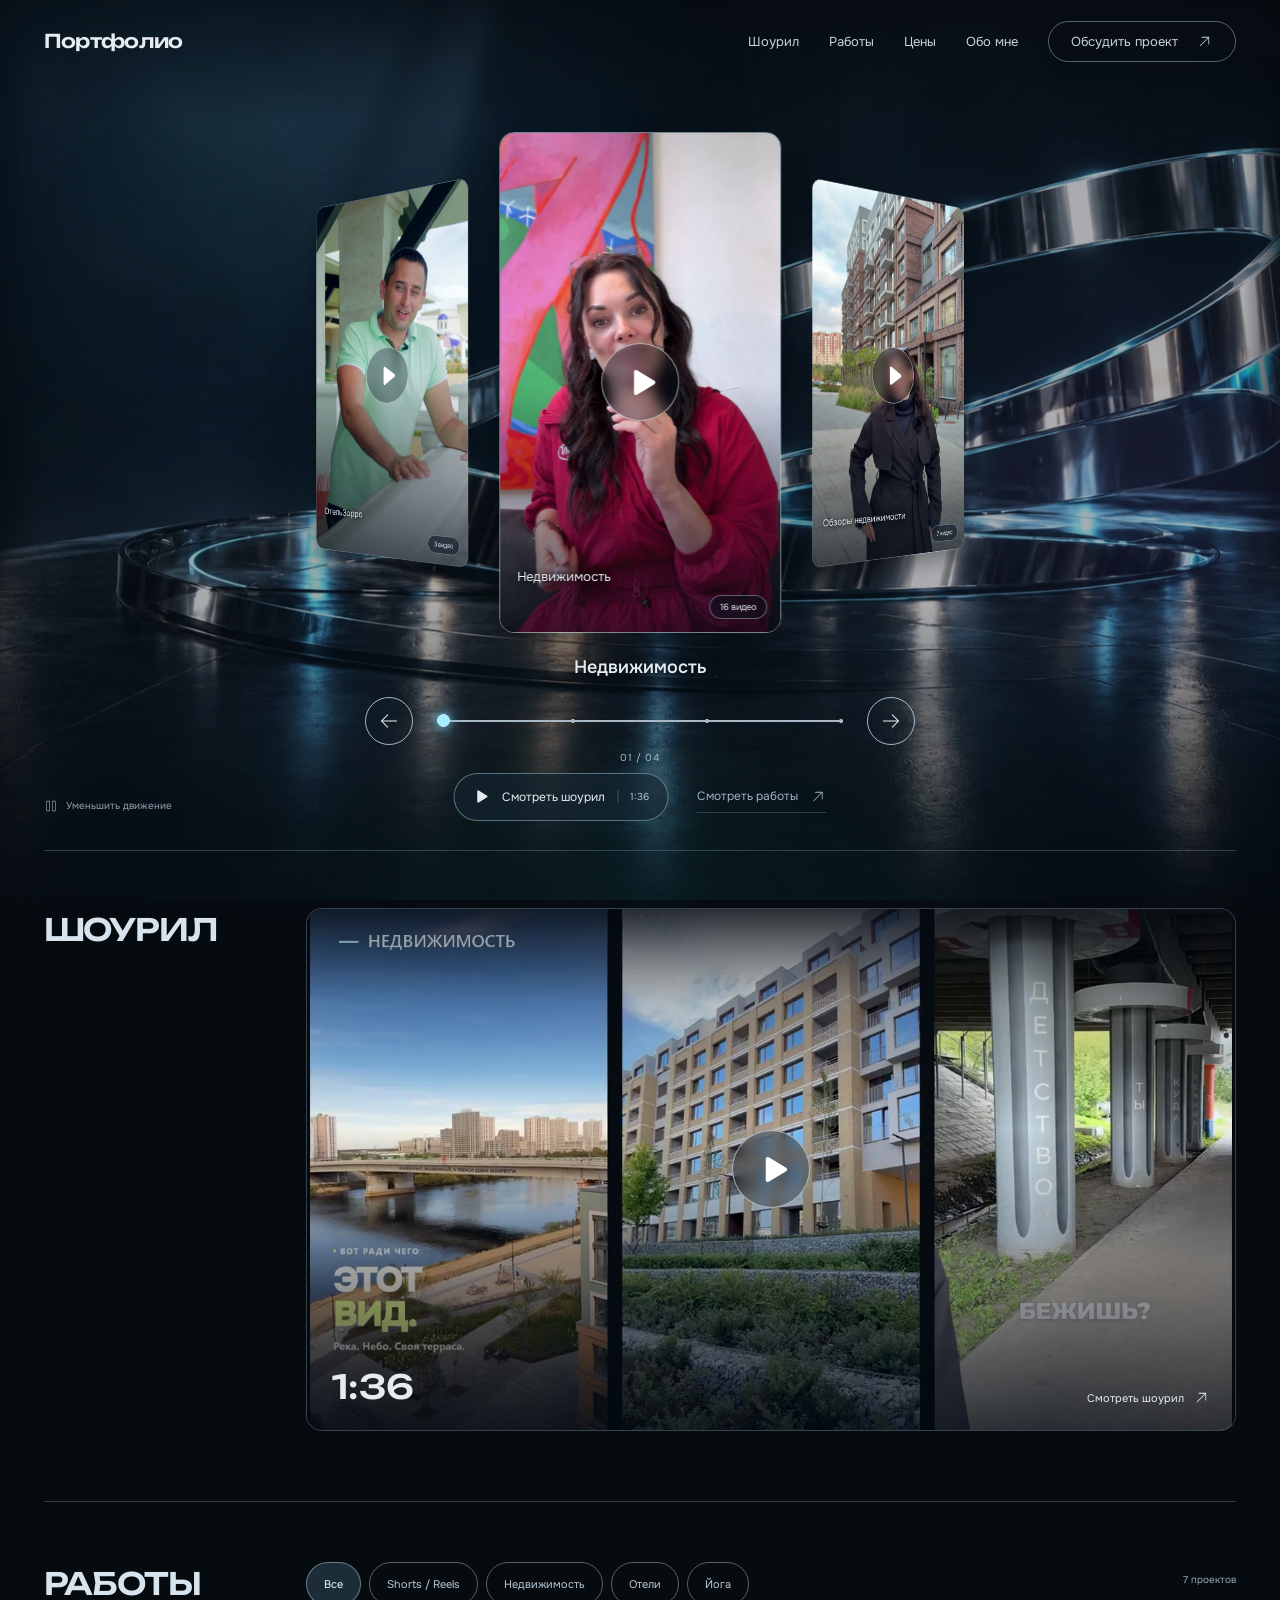
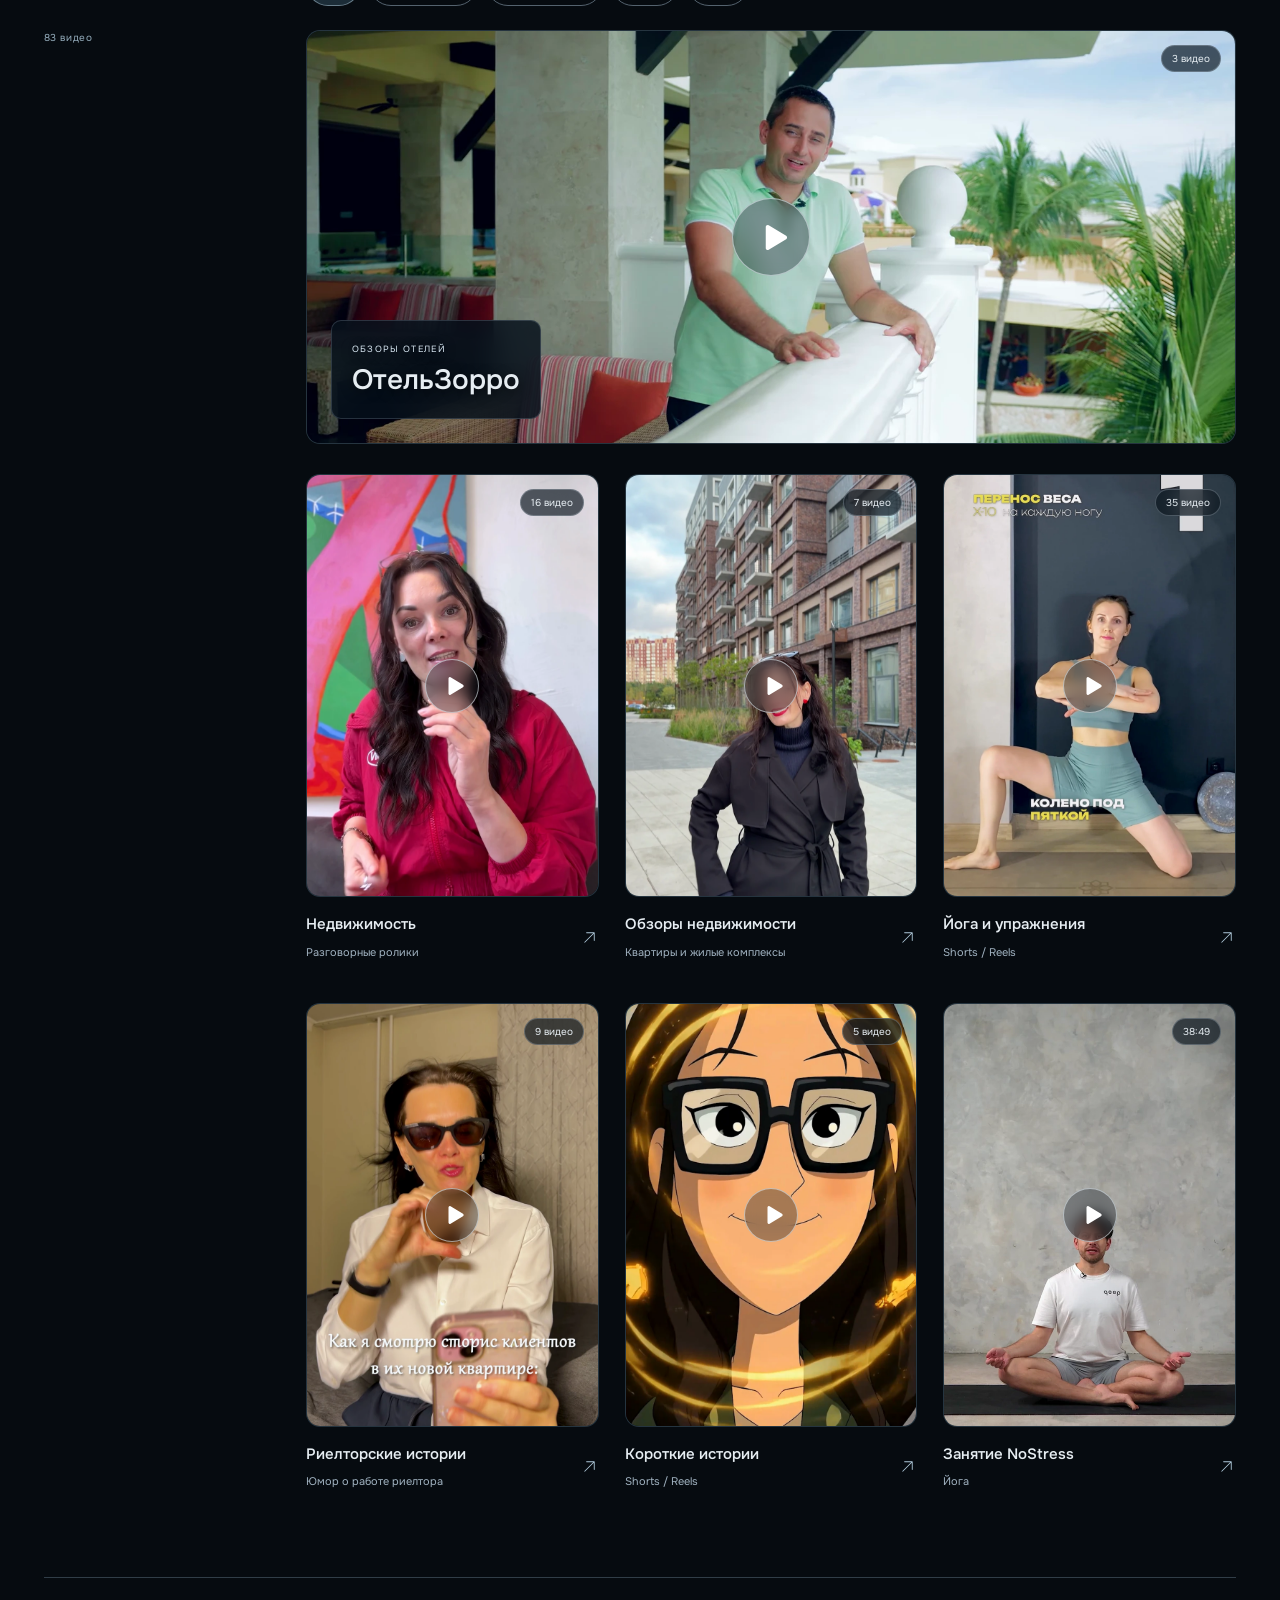
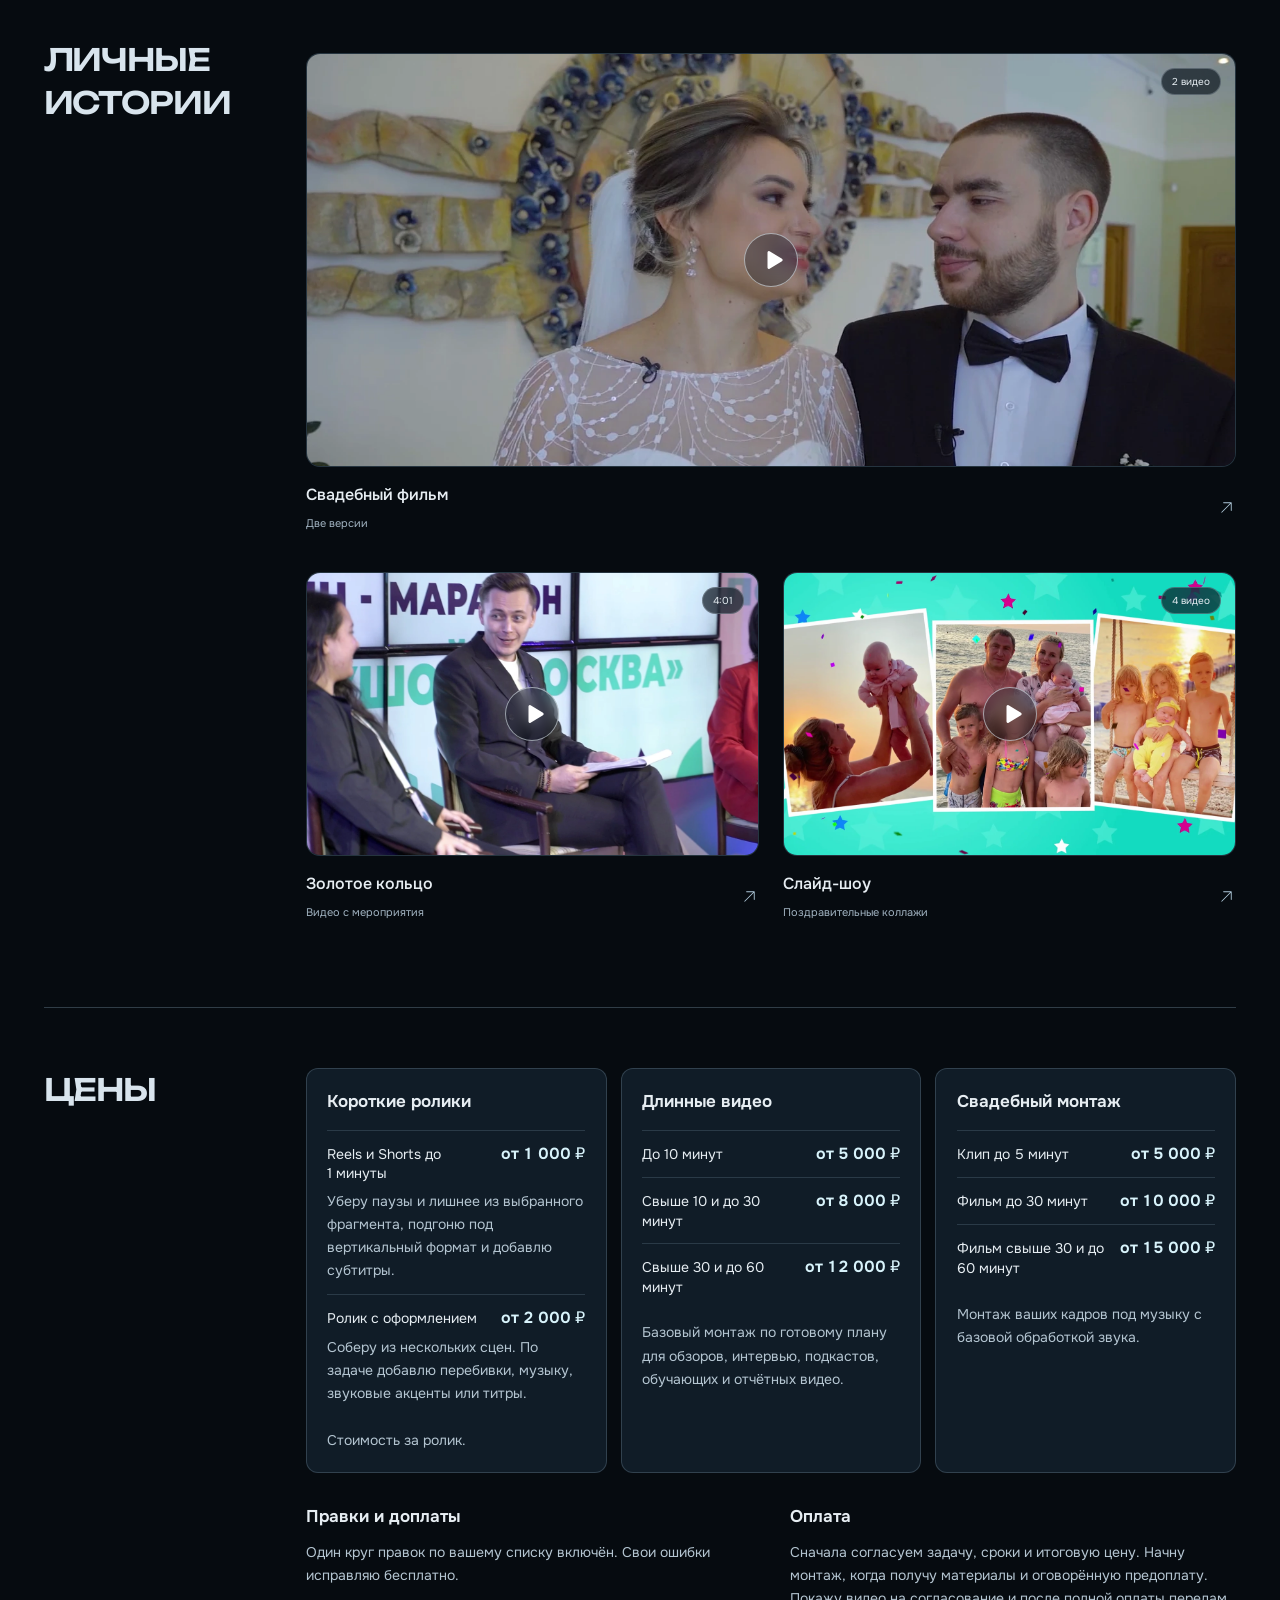
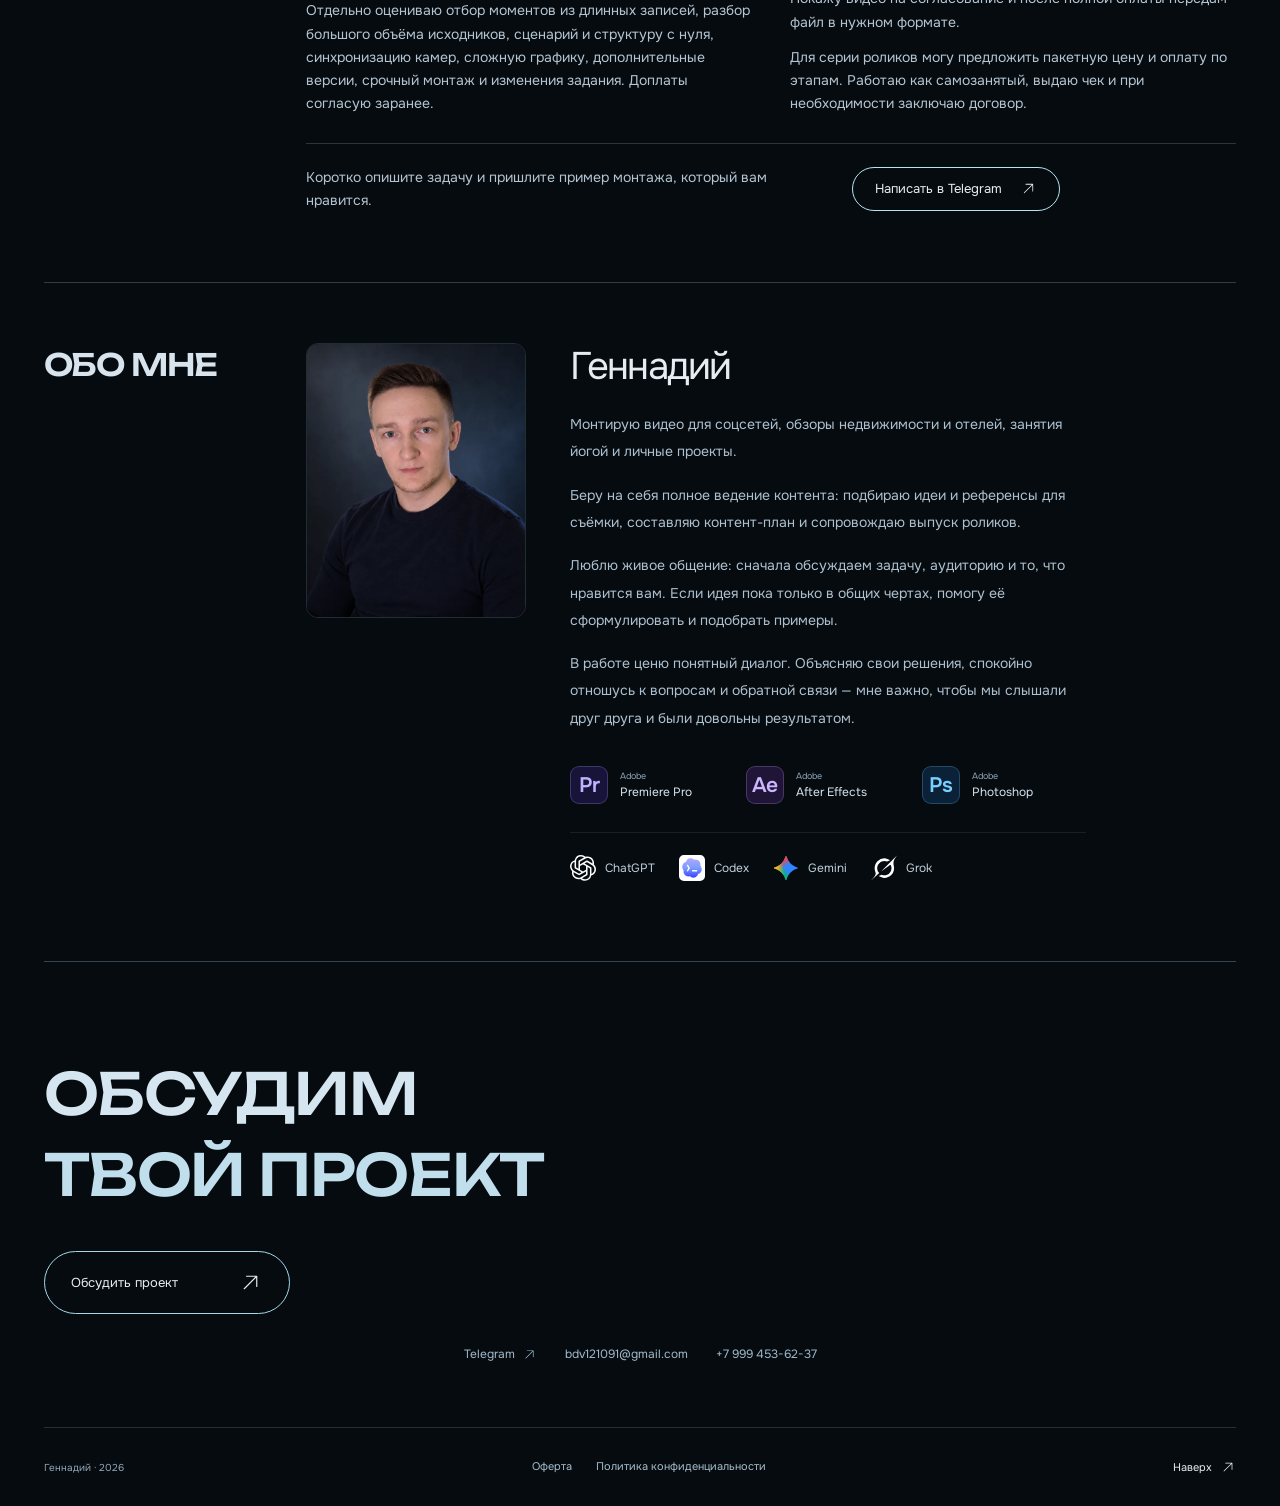
<file: index.html>
<!doctype html>
<html lang="ru">
  <head>
    <meta charset="utf-8">
    <meta name="viewport" content="width=device-width, initial-scale=1">
    <meta name="description" content="Монтирую видео, подбираю идеи и референсы, составляю контент-план и помогаю с публикациями.">
    <meta name="theme-color" content="#060b10">
    <meta property="og:title" content="Геннадий — монтаж видео и ведение контента">
    <meta property="og:description" content="Монтирую видео, подбираю идеи и референсы, составляю контент-план и помогаю с публикациями.">
    <meta property="og:type" content="website">
    <meta property="og:image" content="https://portfolio.voxforma.ru/assets/images/gennady-preview-v2.jpg">
    <meta property="og:image:type" content="image/jpeg">
    <meta property="og:image:width" content="1200">
    <meta property="og:image:height" content="630">
    <meta property="og:image:alt" content="Маскот Геннадия">
    <meta property="og:locale" content="ru_RU">
    <title>Геннадий — монтаж видео и ведение контента</title>
    <link rel="icon" href="assets/favicon.svg" type="image/svg+xml">
    <link rel="preload" href="assets/fonts/unbounded-cyrillic.woff2" as="font" type="font/woff2" crossorigin>
    <link rel="preload" href="assets/fonts/onest-cyrillic.woff2" as="font" type="font/woff2" crossorigin>
    <link rel="stylesheet" href="base.css">
    <link rel="stylesheet" href="style.css?v=29">
    <script src="assets/runtime.js" defer></script>
    <script src="site-config.js?v=5" defer></script>
    <script src="catalog.js?v=16" defer></script>
    <script src="ambient.js?v=1" defer></script>
    <script src="app.js?v=24" defer></script>
  </head>
  <body>
    <div id="root"></div>
    <noscript><main class="noscript"><h1>Видеопортфолио</h1><p>Для просмотра интерактивного портфолио включи JavaScript.</p><p><a href="https://t.me/PetrovichArt01">Написать в Telegram</a> · <a href="mailto:bdv121091@gmail.com">bdv121091@gmail.com</a></p></main></noscript>
  </body>
</html>
</file>
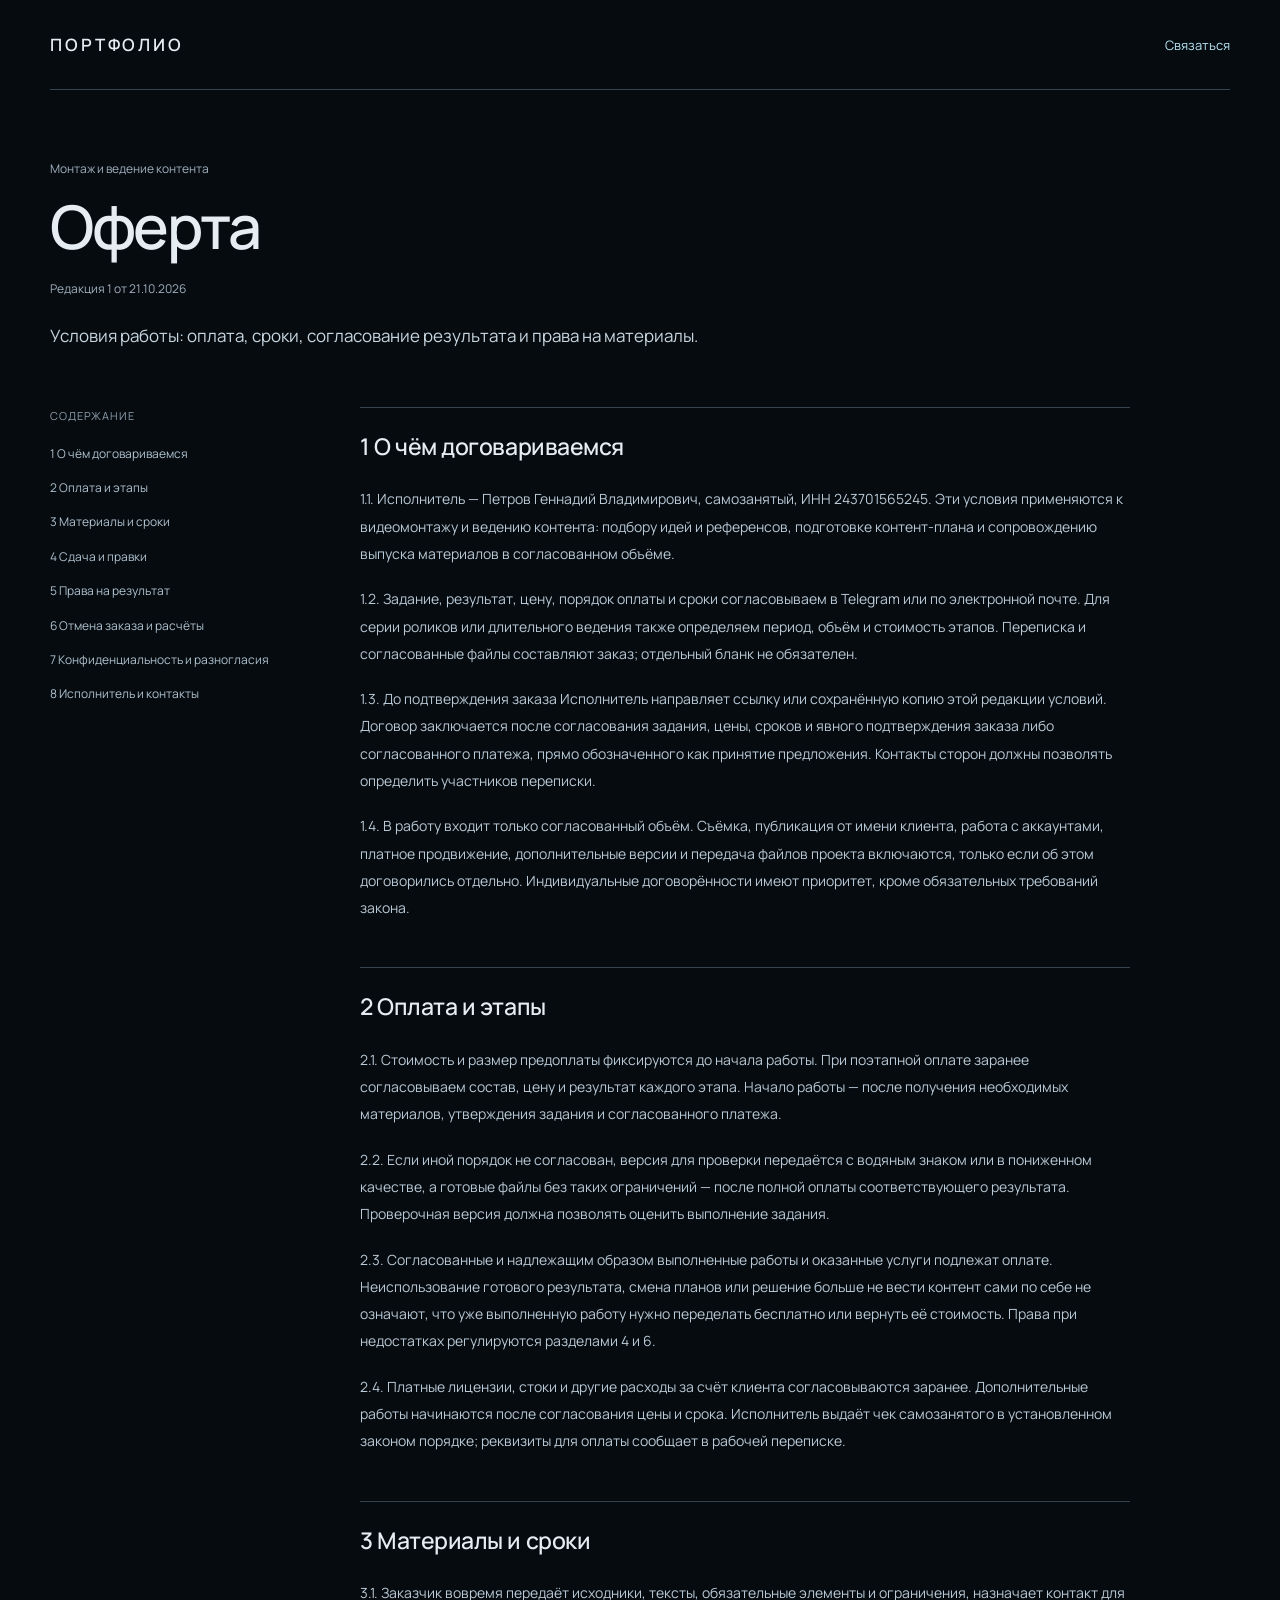
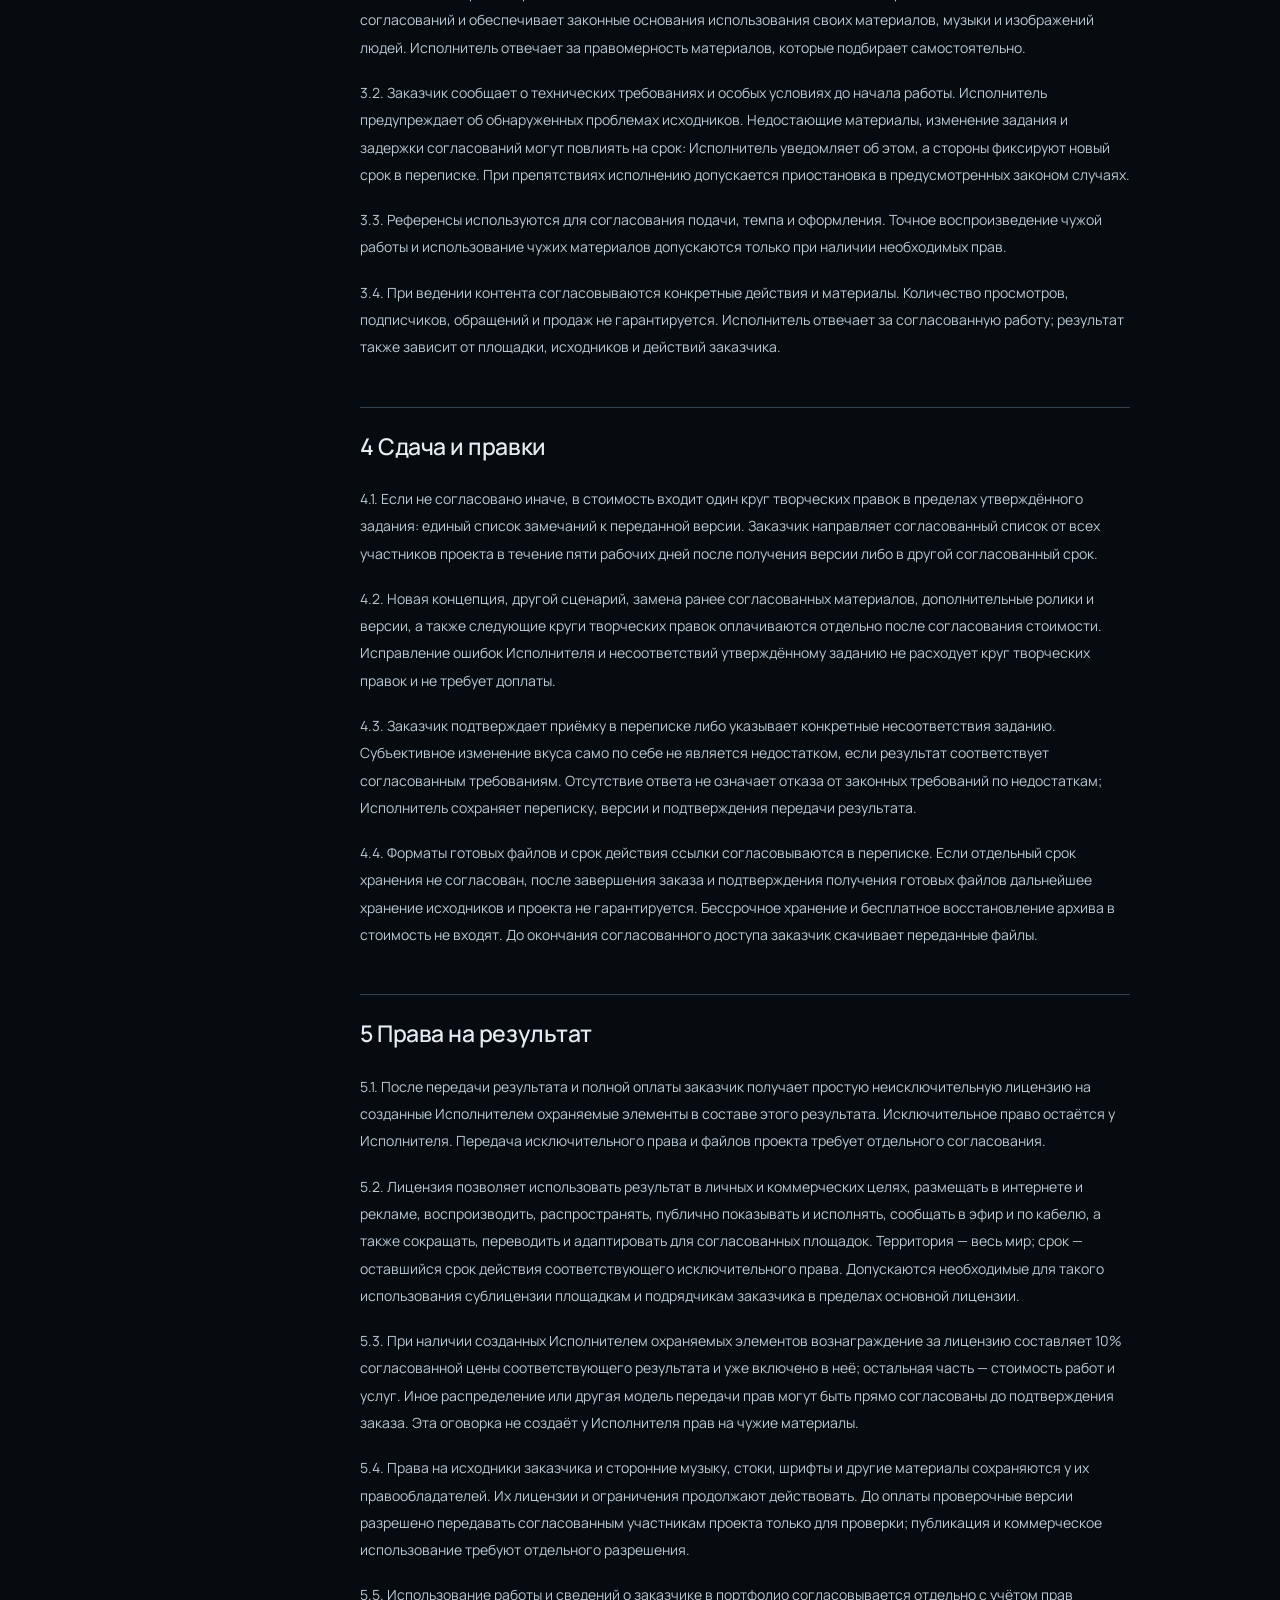
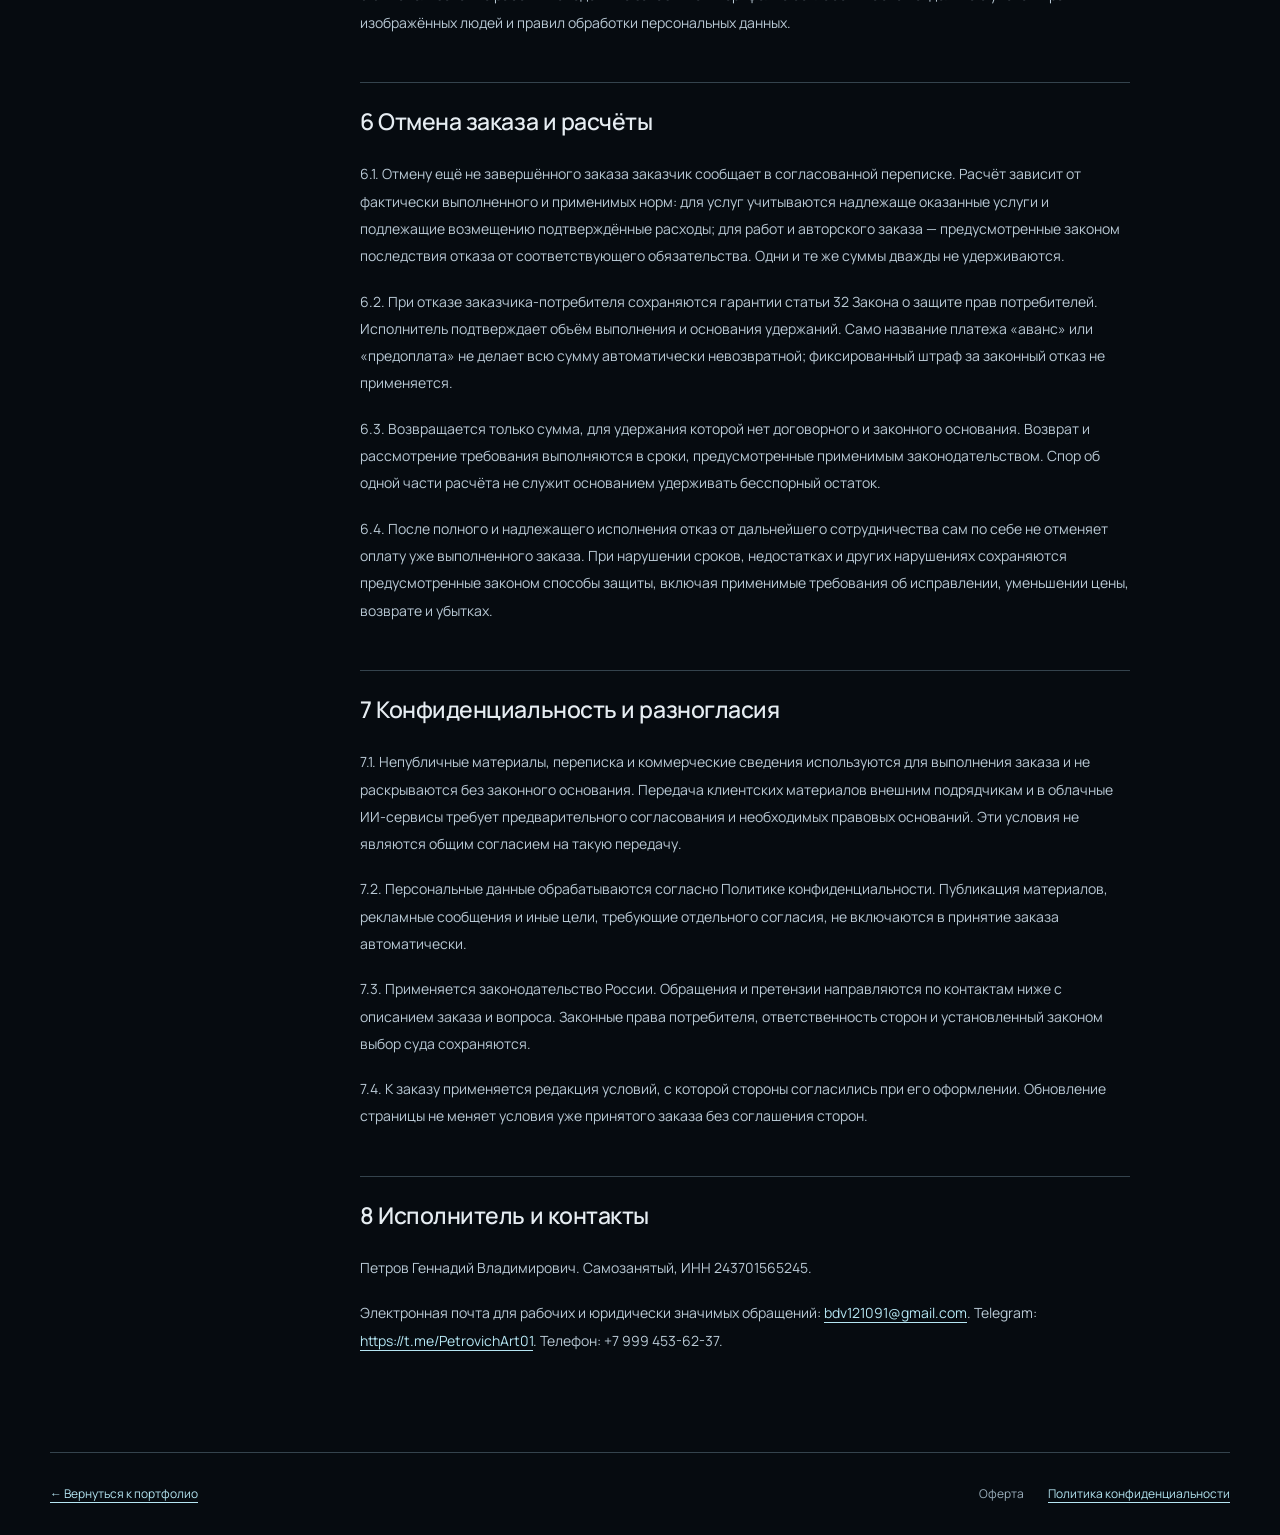
<file: offer.html>
<!doctype html>
<html lang="ru">
<head>
  <meta charset="utf-8">
  <meta name="viewport" content="width=device-width, initial-scale=1">
  <meta name="description" content="Монтаж и ведение контента">
  <meta name="theme-color" content="#060b10">
  
  <link rel="canonical" href="https://portfolio.voxforma.ru/offer.html">
  <link rel="icon" href="assets/favicon.svg" type="image/svg+xml">
  <link rel="stylesheet" href="legal.css?v=2">
  <title>Оферта — Портфолио</title>
</head>
<body class="offer-page" data-document-status="ready">
  <a class="skip-link" href="#document">К документу</a>
  <header class="legal-header">
    <a class="brand" href="./">Портфолио</a>
    <a href="./#contact">Связаться</a>
  </header>
  <main id="document">
    <div class="legal-intro">
      <p class="eyebrow">Монтаж и ведение контента</p>
      <h1>Оферта</h1>
      <p class="edition">Редакция 1 от <time datetime="2026-10-21">21.10.2026</time></p>
      <p class="lead">Условия работы: оплата, сроки, согласование результата и права на материалы.</p>
      
    </div>
    <div class="legal-layout">
      <nav class="legal-toc" aria-label="Разделы документа">
        <p>Содержание</p>
        <a href="#section-1">1 О чём договариваемся</a><a href="#section-2">2 Оплата и этапы</a><a href="#section-3">3 Материалы и сроки</a><a href="#section-4">4 Сдача и правки</a><a href="#section-5">5 Права на результат</a><a href="#section-6">6 Отмена заказа и расчёты</a><a href="#section-7">7 Конфиденциальность и разногласия</a><a href="#section-8">8 Исполнитель и контакты</a>
      </nav>
      <article class="legal-copy" aria-label="Оферта">
        <section id="section-1"><h2>1 О чём договариваемся</h2>
<p>1.1. Исполнитель — Петров Геннадий Владимирович, самозанятый, ИНН 243701565245. Эти условия применяются к видеомонтажу и ведению контента: подбору идей и референсов, подготовке контент-плана и сопровождению выпуска материалов в согласованном объёме.</p>
<p>1.2. Задание, результат, цену, порядок оплаты и сроки согласовываем в Telegram или по электронной почте. Для серии роликов или длительного ведения также определяем период, объём и стоимость этапов. Переписка и согласованные файлы составляют заказ; отдельный бланк не обязателен.</p>
<p>1.3. До подтверждения заказа Исполнитель направляет ссылку или сохранённую копию этой редакции условий. Договор заключается после согласования задания, цены, сроков и явного подтверждения заказа либо согласованного платежа, прямо обозначенного как принятие предложения. Контакты сторон должны позволять определить участников переписки.</p>
<p>1.4. В работу входит только согласованный объём. Съёмка, публикация от имени клиента, работа с аккаунтами, платное продвижение, дополнительные версии и передача файлов проекта включаются, только если об этом договорились отдельно. Индивидуальные договорённости имеют приоритет, кроме обязательных требований закона.</p></section><section id="section-2"><h2>2 Оплата и этапы</h2>
<p>2.1. Стоимость и размер предоплаты фиксируются до начала работы. При поэтапной оплате заранее согласовываем состав, цену и результат каждого этапа. Начало работы — после получения необходимых материалов, утверждения задания и согласованного платежа.</p>
<p>2.2. Если иной порядок не согласован, версия для проверки передаётся с водяным знаком или в пониженном качестве, а готовые файлы без таких ограничений — после полной оплаты соответствующего результата. Проверочная версия должна позволять оценить выполнение задания.</p>
<p>2.3. Согласованные и надлежащим образом выполненные работы и оказанные услуги подлежат оплате. Неиспользование готового результата, смена планов или решение больше не вести контент сами по себе не означают, что уже выполненную работу нужно переделать бесплатно или вернуть её стоимость. Права при недостатках регулируются разделами 4 и 6.</p>
<p>2.4. Платные лицензии, стоки и другие расходы за счёт клиента согласовываются заранее. Дополнительные работы начинаются после согласования цены и срока. Исполнитель выдаёт чек самозанятого в установленном законом порядке; реквизиты для оплаты сообщает в рабочей переписке.</p></section><section id="section-3"><h2>3 Материалы и сроки</h2>
<p>3.1. Заказчик вовремя передаёт исходники, тексты, обязательные элементы и ограничения, назначает контакт для согласований и обеспечивает законные основания использования своих материалов, музыки и изображений людей. Исполнитель отвечает за правомерность материалов, которые подбирает самостоятельно.</p>
<p>3.2. Заказчик сообщает о технических требованиях и особых условиях до начала работы. Исполнитель предупреждает об обнаруженных проблемах исходников. Недостающие материалы, изменение задания и задержки согласований могут повлиять на срок: Исполнитель уведомляет об этом, а стороны фиксируют новый срок в переписке. При препятствиях исполнению допускается приостановка в предусмотренных законом случаях.</p>
<p>3.3. Референсы используются для согласования подачи, темпа и оформления. Точное воспроизведение чужой работы и использование чужих материалов допускаются только при наличии необходимых прав.</p>
<p>3.4. При ведении контента согласовываются конкретные действия и материалы. Количество просмотров, подписчиков, обращений и продаж не гарантируется. Исполнитель отвечает за согласованную работу; результат также зависит от площадки, исходников и действий заказчика.</p></section><section id="section-4"><h2>4 Сдача и правки</h2>
<p>4.1. Если не согласовано иначе, в стоимость входит один круг творческих правок в пределах утверждённого задания: единый список замечаний к переданной версии. Заказчик направляет согласованный список от всех участников проекта в течение пяти рабочих дней после получения версии либо в другой согласованный срок.</p>
<p>4.2. Новая концепция, другой сценарий, замена ранее согласованных материалов, дополнительные ролики и версии, а также следующие круги творческих правок оплачиваются отдельно после согласования стоимости. Исправление ошибок Исполнителя и несоответствий утверждённому заданию не расходует круг творческих правок и не требует доплаты.</p>
<p>4.3. Заказчик подтверждает приёмку в переписке либо указывает конкретные несоответствия заданию. Субъективное изменение вкуса само по себе не является недостатком, если результат соответствует согласованным требованиям. Отсутствие ответа не означает отказа от законных требований по недостаткам; Исполнитель сохраняет переписку, версии и подтверждения передачи результата.</p>
<p>4.4. Форматы готовых файлов и срок действия ссылки согласовываются в переписке. Если отдельный срок хранения не согласован, после завершения заказа и подтверждения получения готовых файлов дальнейшее хранение исходников и проекта не гарантируется. Бессрочное хранение и бесплатное восстановление архива в стоимость не входят. До окончания согласованного доступа заказчик скачивает переданные файлы.</p></section><section id="section-5"><h2>5 Права на результат</h2>
<p>5.1. После передачи результата и полной оплаты заказчик получает простую неисключительную лицензию на созданные Исполнителем охраняемые элементы в составе этого результата. Исключительное право остаётся у Исполнителя. Передача исключительного права и файлов проекта требует отдельного согласования.</p>
<p>5.2. Лицензия позволяет использовать результат в личных и коммерческих целях, размещать в интернете и рекламе, воспроизводить, распространять, публично показывать и исполнять, сообщать в эфир и по кабелю, а также сокращать, переводить и адаптировать для согласованных площадок. Территория — весь мир; срок — оставшийся срок действия соответствующего исключительного права. Допускаются необходимые для такого использования сублицензии площадкам и подрядчикам заказчика в пределах основной лицензии.</p>
<p>5.3. При наличии созданных Исполнителем охраняемых элементов вознаграждение за лицензию составляет 10% согласованной цены соответствующего результата и уже включено в неё; остальная часть — стоимость работ и услуг. Иное распределение или другая модель передачи прав могут быть прямо согласованы до подтверждения заказа. Эта оговорка не создаёт у Исполнителя прав на чужие материалы.</p>
<p>5.4. Права на исходники заказчика и сторонние музыку, стоки, шрифты и другие материалы сохраняются у их правообладателей. Их лицензии и ограничения продолжают действовать. До оплаты проверочные версии разрешено передавать согласованным участникам проекта только для проверки; публикация и коммерческое использование требуют отдельного разрешения.</p>
<p>5.5. Использование работы и сведений о заказчике в портфолио согласовывается отдельно с учётом прав изображённых людей и правил обработки персональных данных.</p></section><section id="section-6"><h2>6 Отмена заказа и расчёты</h2>
<p>6.1. Отмену ещё не завершённого заказа заказчик сообщает в согласованной переписке. Расчёт зависит от фактически выполненного и применимых норм: для услуг учитываются надлежаще оказанные услуги и подлежащие возмещению подтверждённые расходы; для работ и авторского заказа — предусмотренные законом последствия отказа от соответствующего обязательства. Одни и те же суммы дважды не удерживаются.</p>
<p>6.2. При отказе заказчика-потребителя сохраняются гарантии статьи 32 Закона о защите прав потребителей. Исполнитель подтверждает объём выполнения и основания удержаний. Само название платежа «аванс» или «предоплата» не делает всю сумму автоматически невозвратной; фиксированный штраф за законный отказ не применяется.</p>
<p>6.3. Возвращается только сумма, для удержания которой нет договорного и законного основания. Возврат и рассмотрение требования выполняются в сроки, предусмотренные применимым законодательством. Спор об одной части расчёта не служит основанием удерживать бесспорный остаток.</p>
<p>6.4. После полного и надлежащего исполнения отказ от дальнейшего сотрудничества сам по себе не отменяет оплату уже выполненного заказа. При нарушении сроков, недостатках и других нарушениях сохраняются предусмотренные законом способы защиты, включая применимые требования об исправлении, уменьшении цены, возврате и убытках.</p></section><section id="section-7"><h2>7 Конфиденциальность и разногласия</h2>
<p>7.1. Непубличные материалы, переписка и коммерческие сведения используются для выполнения заказа и не раскрываются без законного основания. Передача клиентских материалов внешним подрядчикам и в облачные ИИ-сервисы требует предварительного согласования и необходимых правовых оснований. Эти условия не являются общим согласием на такую передачу.</p>
<p>7.2. Персональные данные обрабатываются согласно Политике конфиденциальности. Публикация материалов, рекламные сообщения и иные цели, требующие отдельного согласия, не включаются в принятие заказа автоматически.</p>
<p>7.3. Применяется законодательство России. Обращения и претензии направляются по контактам ниже с описанием заказа и вопроса. Законные права потребителя, ответственность сторон и установленный законом выбор суда сохраняются.</p>
<p>7.4. К заказу применяется редакция условий, с которой стороны согласились при его оформлении. Обновление страницы не меняет условия уже принятого заказа без соглашения сторон.</p></section><section id="section-8"><h2>8 Исполнитель и контакты</h2>
<p>Петров Геннадий Владимирович. Самозанятый, ИНН 243701565245.</p>
<p>Электронная почта для рабочих и юридически значимых обращений: <a href="mailto:bdv121091@gmail.com">bdv121091@gmail.com</a>. Telegram: <a href="https://t.me/PetrovichArt01">https://t.me/PetrovichArt01</a>. Телефон: +7 999 453-62-37.</p></section>
      </article>
    </div>
  </main>
  <footer class="legal-footer">
    <a href="./">← Вернуться к портфолио</a>
    <nav aria-label="Документы"><a href="offer.html" aria-current="page">Оферта</a>
    <a href="privacy.html">Политика конфиденциальности</a></nav>
  </footer>
</body>
</html>
</file>
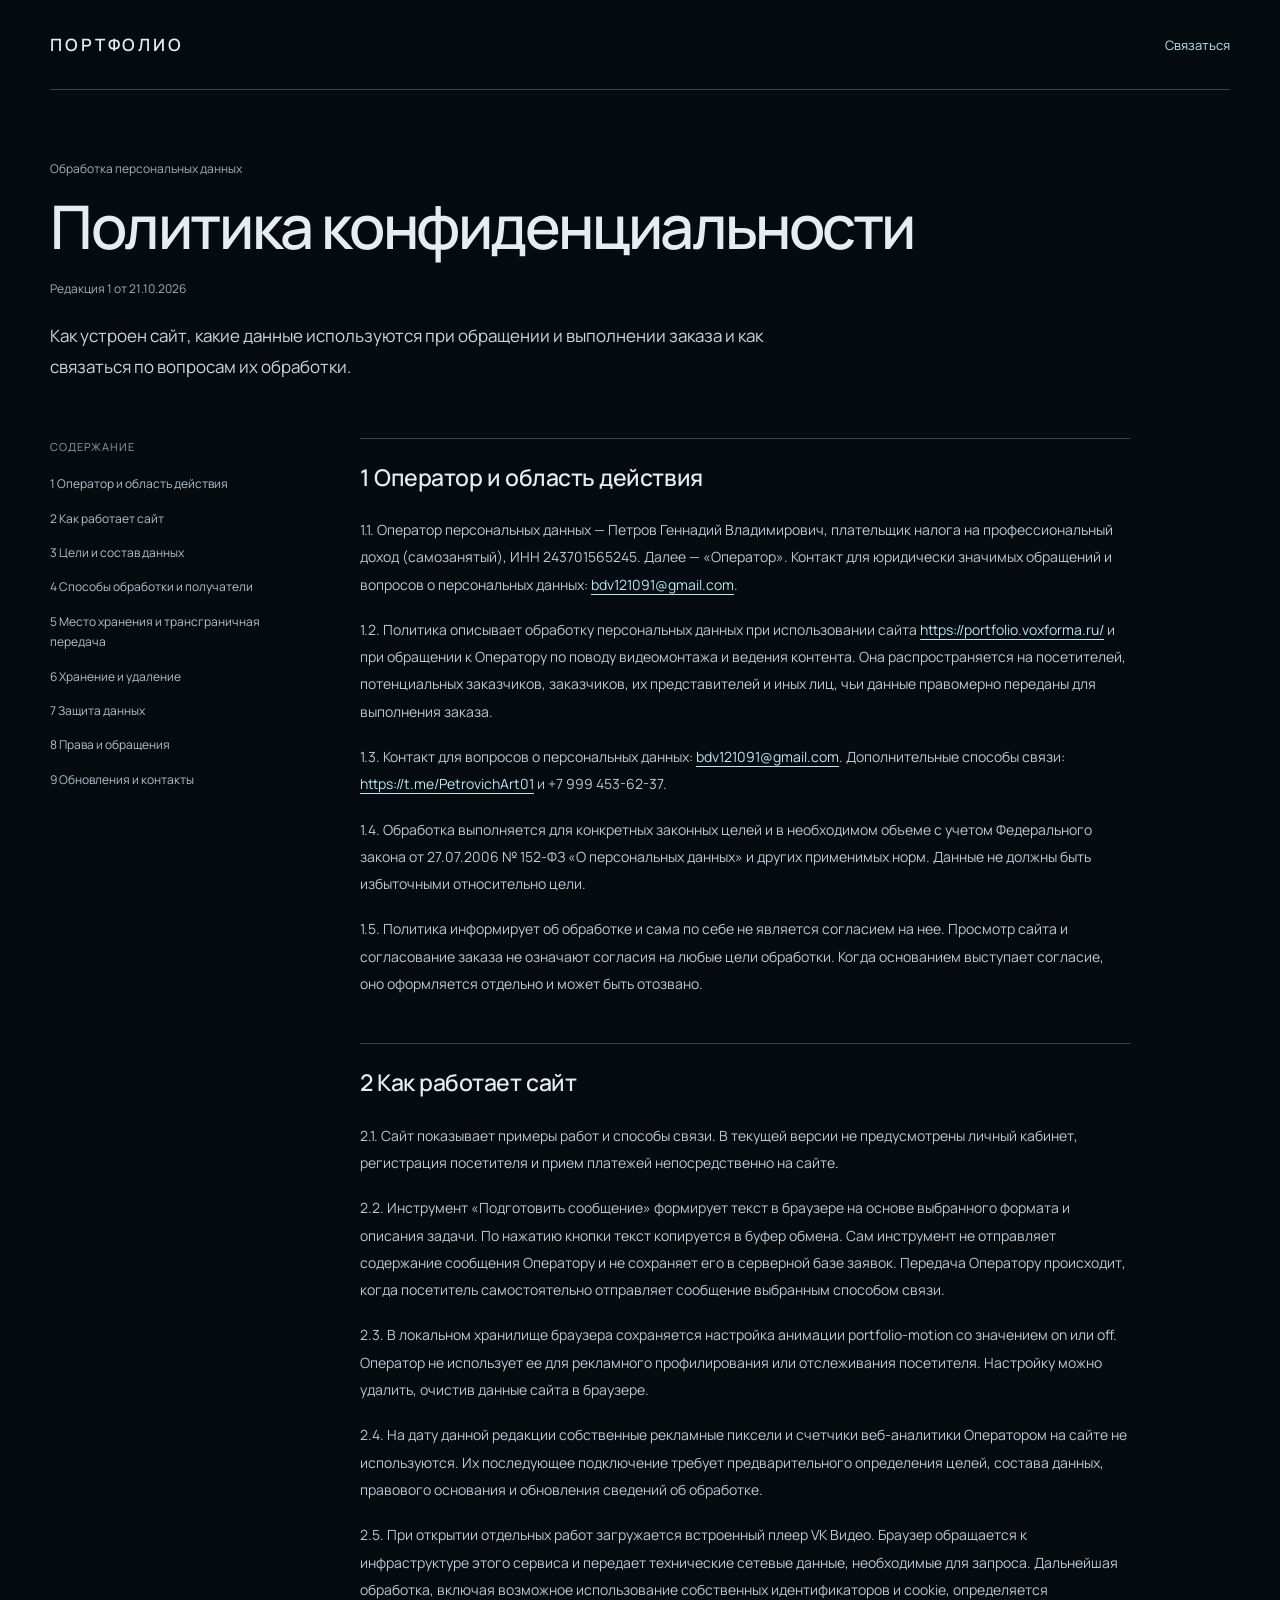
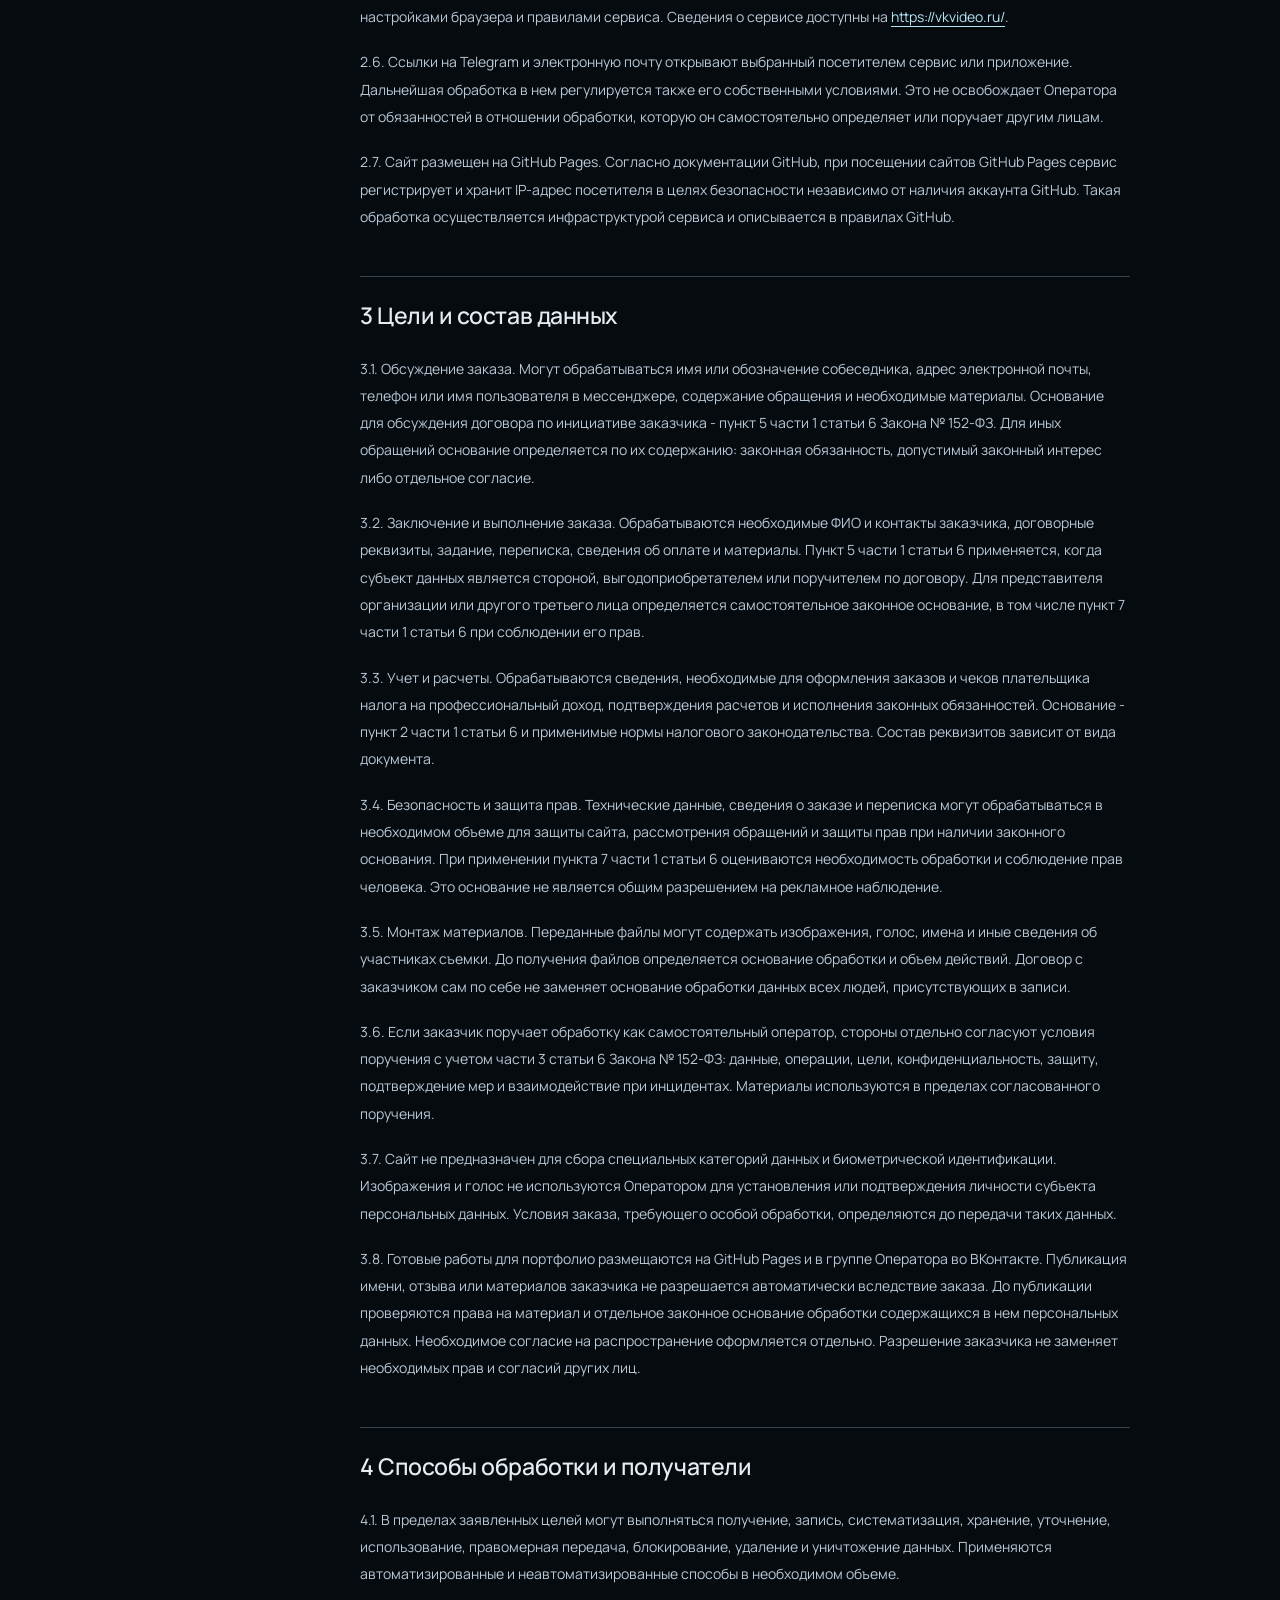
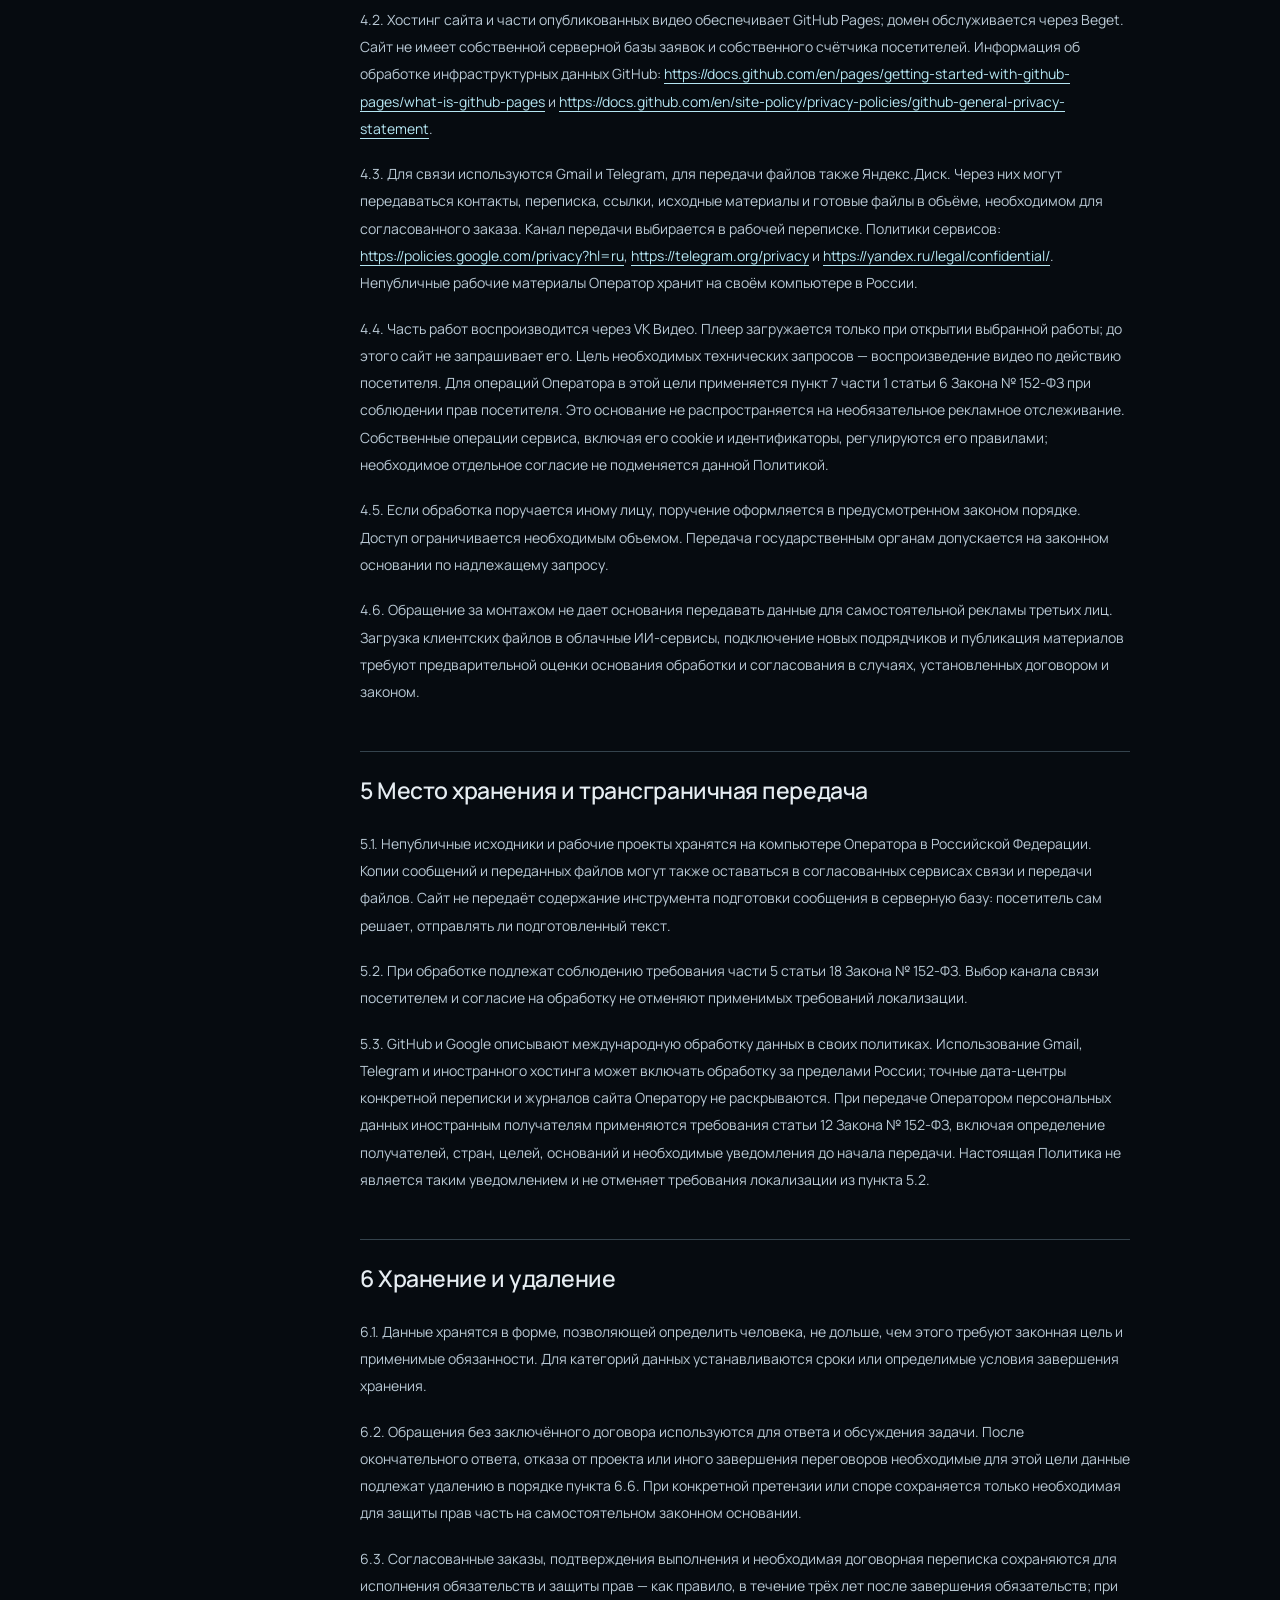
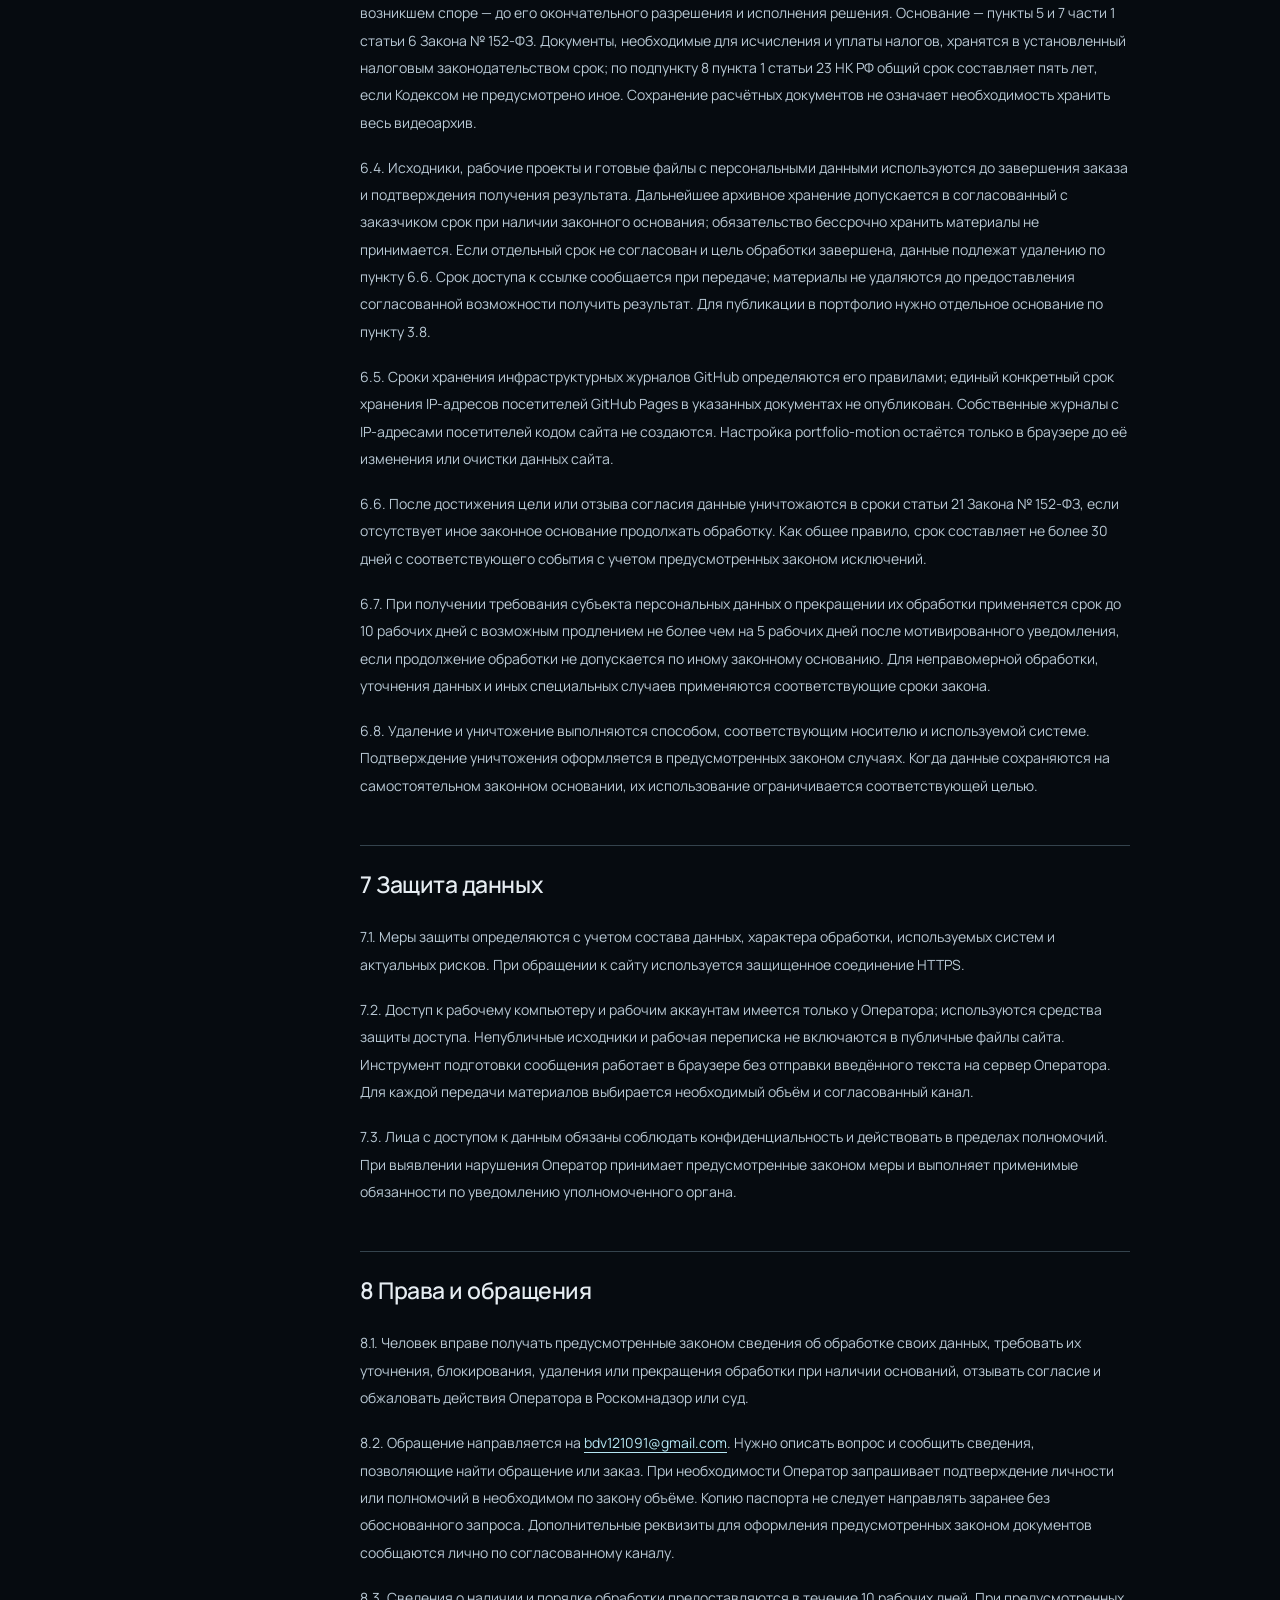
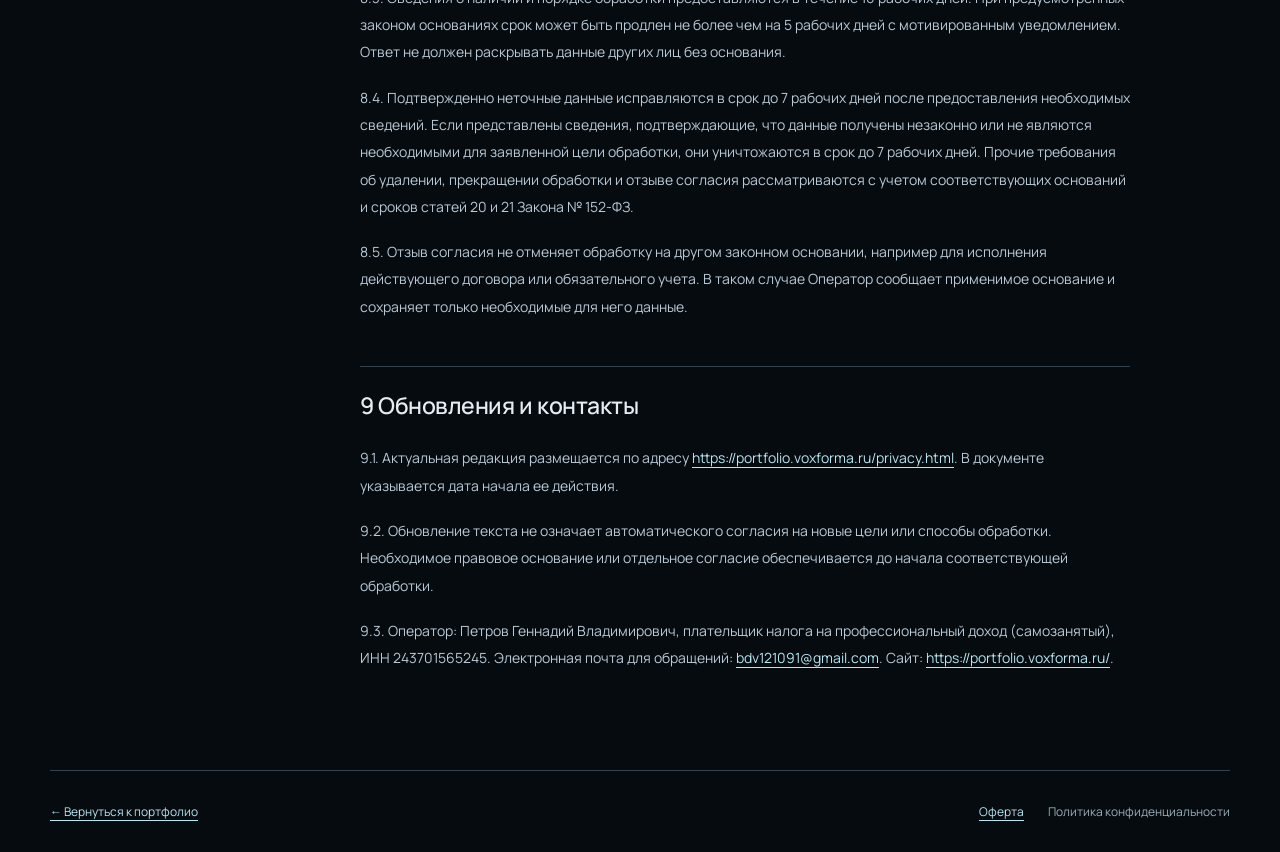
<file: privacy.html>
<!doctype html>
<html lang="ru">
<head>
  <meta charset="utf-8">
  <meta name="viewport" content="width=device-width, initial-scale=1">
  <meta name="description" content="Обработка персональных данных">
  <meta name="theme-color" content="#060b10">
  
  <link rel="canonical" href="https://portfolio.voxforma.ru/privacy.html">
  <link rel="icon" href="assets/favicon.svg" type="image/svg+xml">
  <link rel="stylesheet" href="legal.css?v=2">
  <title>Политика конфиденциальности — Портфолио</title>
</head>
<body class="privacy-page" data-document-status="ready">
  <a class="skip-link" href="#document">К документу</a>
  <header class="legal-header">
    <a class="brand" href="./">Портфолио</a>
    <a href="./#contact">Связаться</a>
  </header>
  <main id="document">
    <div class="legal-intro">
      <p class="eyebrow">Обработка персональных данных</p>
      <h1>Политика конфиденциальности</h1>
      <p class="edition">Редакция 1 от <time datetime="2026-10-21">21.10.2026</time></p>
      <p class="lead">Как устроен сайт, какие данные используются при обращении и выполнении заказа и как связаться по вопросам их обработки.</p>
      
    </div>
    <div class="legal-layout">
      <nav class="legal-toc" aria-label="Разделы документа">
        <p>Содержание</p>
        <a href="#section-1">1 Оператор и область действия</a><a href="#section-2">2 Как работает сайт</a><a href="#section-3">3 Цели и состав данных</a><a href="#section-4">4 Способы обработки и получатели</a><a href="#section-5">5 Место хранения и трансграничная передача</a><a href="#section-6">6 Хранение и удаление</a><a href="#section-7">7 Защита данных</a><a href="#section-8">8 Права и обращения</a><a href="#section-9">9 Обновления и контакты</a>
      </nav>
      <article class="legal-copy" aria-label="Политика конфиденциальности">
        <section id="section-1"><h2>1 Оператор и область действия</h2>
<p>1.1. Оператор персональных данных — Петров Геннадий Владимирович, плательщик налога на профессиональный доход (самозанятый), ИНН 243701565245. Далее — «Оператор». Контакт для юридически значимых обращений и вопросов о персональных данных: <a href="mailto:bdv121091@gmail.com">bdv121091@gmail.com</a>.</p>
<p>1.2. Политика описывает обработку персональных данных при использовании сайта <a href="https://portfolio.voxforma.ru/">https://portfolio.voxforma.ru/</a> и при обращении к Оператору по поводу видеомонтажа и ведения контента. Она распространяется на посетителей, потенциальных заказчиков, заказчиков, их представителей и иных лиц, чьи данные правомерно переданы для выполнения заказа.</p>
<p>1.3. Контакт для вопросов о персональных данных: <a href="mailto:bdv121091@gmail.com">bdv121091@gmail.com</a>. Дополнительные способы связи: <a href="https://t.me/PetrovichArt01">https://t.me/PetrovichArt01</a> и +7 999 453-62-37.</p>
<p>1.4. Обработка выполняется для конкретных законных целей и в необходимом объеме с учетом Федерального закона от 27.07.2006 № 152-ФЗ «О персональных данных» и других применимых норм. Данные не должны быть избыточными относительно цели.</p>
<p>1.5. Политика информирует об обработке и сама по себе не является согласием на нее. Просмотр сайта и согласование заказа не означают согласия на любые цели обработки. Когда основанием выступает согласие, оно оформляется отдельно и может быть отозвано.</p></section><section id="section-2"><h2>2 Как работает сайт</h2>
<p>2.1. Сайт показывает примеры работ и способы связи. В текущей версии не предусмотрены личный кабинет, регистрация посетителя и прием платежей непосредственно на сайте.</p>
<p>2.2. Инструмент «Подготовить сообщение» формирует текст в браузере на основе выбранного формата и описания задачи. По нажатию кнопки текст копируется в буфер обмена. Сам инструмент не отправляет содержание сообщения Оператору и не сохраняет его в серверной базе заявок. Передача Оператору происходит, когда посетитель самостоятельно отправляет сообщение выбранным способом связи.</p>
<p>2.3. В локальном хранилище браузера сохраняется настройка анимации portfolio-motion со значением on или off. Оператор не использует ее для рекламного профилирования или отслеживания посетителя. Настройку можно удалить, очистив данные сайта в браузере.</p>
<p>2.4. На дату данной редакции собственные рекламные пиксели и счетчики веб-аналитики Оператором на сайте не используются. Их последующее подключение требует предварительного определения целей, состава данных, правового основания и обновления сведений об обработке.</p>
<p>2.5. При открытии отдельных работ загружается встроенный плеер VK Видео. Браузер обращается к инфраструктуре этого сервиса и передает технические сетевые данные, необходимые для запроса. Дальнейшая обработка, включая возможное использование собственных идентификаторов и cookie, определяется настройками браузера и правилами сервиса. Сведения о сервисе доступны на <a href="https://vkvideo.ru/">https://vkvideo.ru/</a>.</p>
<p>2.6. Ссылки на Telegram и электронную почту открывают выбранный посетителем сервис или приложение. Дальнейшая обработка в нем регулируется также его собственными условиями. Это не освобождает Оператора от обязанностей в отношении обработки, которую он самостоятельно определяет или поручает другим лицам.</p>
<p>2.7. Сайт размещен на GitHub Pages. Согласно документации GitHub, при посещении сайтов GitHub Pages сервис регистрирует и хранит IP-адрес посетителя в целях безопасности независимо от наличия аккаунта GitHub. Такая обработка осуществляется инфраструктурой сервиса и описывается в правилах GitHub.</p></section><section id="section-3"><h2>3 Цели и состав данных</h2>
<p>3.1. Обсуждение заказа. Могут обрабатываться имя или обозначение собеседника, адрес электронной почты, телефон или имя пользователя в мессенджере, содержание обращения и необходимые материалы. Основание для обсуждения договора по инициативе заказчика - пункт 5 части 1 статьи 6 Закона № 152-ФЗ. Для иных обращений основание определяется по их содержанию: законная обязанность, допустимый законный интерес либо отдельное согласие.</p>
<p>3.2. Заключение и выполнение заказа. Обрабатываются необходимые ФИО и контакты заказчика, договорные реквизиты, задание, переписка, сведения об оплате и материалы. Пункт 5 части 1 статьи 6 применяется, когда субъект данных является стороной, выгодоприобретателем или поручителем по договору. Для представителя организации или другого третьего лица определяется самостоятельное законное основание, в том числе пункт 7 части 1 статьи 6 при соблюдении его прав.</p>
<p>3.3. Учет и расчеты. Обрабатываются сведения, необходимые для оформления заказов и чеков плательщика налога на профессиональный доход, подтверждения расчетов и исполнения законных обязанностей. Основание - пункт 2 части 1 статьи 6 и применимые нормы налогового законодательства. Состав реквизитов зависит от вида документа.</p>
<p>3.4. Безопасность и защита прав. Технические данные, сведения о заказе и переписка могут обрабатываться в необходимом объеме для защиты сайта, рассмотрения обращений и защиты прав при наличии законного основания. При применении пункта 7 части 1 статьи 6 оцениваются необходимость обработки и соблюдение прав человека. Это основание не является общим разрешением на рекламное наблюдение.</p>
<p>3.5. Монтаж материалов. Переданные файлы могут содержать изображения, голос, имена и иные сведения об участниках съемки. До получения файлов определяется основание обработки и объем действий. Договор с заказчиком сам по себе не заменяет основание обработки данных всех людей, присутствующих в записи.</p>
<p>3.6. Если заказчик поручает обработку как самостоятельный оператор, стороны отдельно согласуют условия поручения с учетом части 3 статьи 6 Закона № 152-ФЗ: данные, операции, цели, конфиденциальность, защиту, подтверждение мер и взаимодействие при инцидентах. Материалы используются в пределах согласованного поручения.</p>
<p>3.7. Сайт не предназначен для сбора специальных категорий данных и биометрической идентификации. Изображения и голос не используются Оператором для установления или подтверждения личности субъекта персональных данных. Условия заказа, требующего особой обработки, определяются до передачи таких данных.</p>
<p>3.8. Готовые работы для портфолио размещаются на GitHub Pages и в группе Оператора во ВКонтакте. Публикация имени, отзыва или материалов заказчика не разрешается автоматически вследствие заказа. До публикации проверяются права на материал и отдельное законное основание обработки содержащихся в нем персональных данных. Необходимое согласие на распространение оформляется отдельно. Разрешение заказчика не заменяет необходимых прав и согласий других лиц.</p></section><section id="section-4"><h2>4 Способы обработки и получатели</h2>
<p>4.1. В пределах заявленных целей могут выполняться получение, запись, систематизация, хранение, уточнение, использование, правомерная передача, блокирование, удаление и уничтожение данных. Применяются автоматизированные и неавтоматизированные способы в необходимом объеме.</p>
<p>4.2. Хостинг сайта и части опубликованных видео обеспечивает GitHub Pages; домен обслуживается через Beget. Сайт не имеет собственной серверной базы заявок и собственного счётчика посетителей. Информация об обработке инфраструктурных данных GitHub: <a href="https://docs.github.com/en/pages/getting-started-with-github-pages/what-is-github-pages">https://docs.github.com/en/pages/getting-started-with-github-pages/what-is-github-pages</a> и <a href="https://docs.github.com/en/site-policy/privacy-policies/github-general-privacy-statement">https://docs.github.com/en/site-policy/privacy-policies/github-general-privacy-statement</a>.</p>
<p>4.3. Для связи используются Gmail и Telegram, для передачи файлов также Яндекс.Диск. Через них могут передаваться контакты, переписка, ссылки, исходные материалы и готовые файлы в объёме, необходимом для согласованного заказа. Канал передачи выбирается в рабочей переписке. Политики сервисов: <a href="https://policies.google.com/privacy?hl=ru">https://policies.google.com/privacy?hl=ru</a>, <a href="https://telegram.org/privacy">https://telegram.org/privacy</a> и <a href="https://yandex.ru/legal/confidential/">https://yandex.ru/legal/confidential/</a>. Непубличные рабочие материалы Оператор хранит на своём компьютере в России.</p>
<p>4.4. Часть работ воспроизводится через VK Видео. Плеер загружается только при открытии выбранной работы; до этого сайт не запрашивает его. Цель необходимых технических запросов — воспроизведение видео по действию посетителя. Для операций Оператора в этой цели применяется пункт 7 части 1 статьи 6 Закона № 152-ФЗ при соблюдении прав посетителя. Это основание не распространяется на необязательное рекламное отслеживание. Собственные операции сервиса, включая его cookie и идентификаторы, регулируются его правилами; необходимое отдельное согласие не подменяется данной Политикой.</p>
<p>4.5. Если обработка поручается иному лицу, поручение оформляется в предусмотренном законом порядке. Доступ ограничивается необходимым объемом. Передача государственным органам допускается на законном основании по надлежащему запросу.</p>
<p>4.6. Обращение за монтажом не дает основания передавать данные для самостоятельной рекламы третьих лиц. Загрузка клиентских файлов в облачные ИИ-сервисы, подключение новых подрядчиков и публикация материалов требуют предварительной оценки основания обработки и согласования в случаях, установленных договором и законом.</p></section><section id="section-5"><h2>5 Место хранения и трансграничная передача</h2>
<p>5.1. Непубличные исходники и рабочие проекты хранятся на компьютере Оператора в Российской Федерации. Копии сообщений и переданных файлов могут также оставаться в согласованных сервисах связи и передачи файлов. Сайт не передаёт содержание инструмента подготовки сообщения в серверную базу: посетитель сам решает, отправлять ли подготовленный текст.</p>
<p>5.2. При обработке подлежат соблюдению требования части 5 статьи 18 Закона № 152-ФЗ. Выбор канала связи посетителем и согласие на обработку не отменяют применимых требований локализации.</p>
<p>5.3. GitHub и Google описывают международную обработку данных в своих политиках. Использование Gmail, Telegram и иностранного хостинга может включать обработку за пределами России; точные дата-центры конкретной переписки и журналов сайта Оператору не раскрываются. При передаче Оператором персональных данных иностранным получателям применяются требования статьи 12 Закона № 152-ФЗ, включая определение получателей, стран, целей, оснований и необходимые уведомления до начала передачи. Настоящая Политика не является таким уведомлением и не отменяет требования локализации из пункта 5.2.</p></section><section id="section-6"><h2>6 Хранение и удаление</h2>
<p>6.1. Данные хранятся в форме, позволяющей определить человека, не дольше, чем этого требуют законная цель и применимые обязанности. Для категорий данных устанавливаются сроки или определимые условия завершения хранения.</p>
<p>6.2. Обращения без заключённого договора используются для ответа и обсуждения задачи. После окончательного ответа, отказа от проекта или иного завершения переговоров необходимые для этой цели данные подлежат удалению в порядке пункта 6.6. При конкретной претензии или споре сохраняется только необходимая для защиты прав часть на самостоятельном законном основании.</p>
<p>6.3. Согласованные заказы, подтверждения выполнения и необходимая договорная переписка сохраняются для исполнения обязательств и защиты прав — как правило, в течение трёх лет после завершения обязательств; при возникшем споре — до его окончательного разрешения и исполнения решения. Основание — пункты 5 и 7 части 1 статьи 6 Закона № 152-ФЗ. Документы, необходимые для исчисления и уплаты налогов, хранятся в установленный налоговым законодательством срок; по подпункту 8 пункта 1 статьи 23 НК РФ общий срок составляет пять лет, если Кодексом не предусмотрено иное. Сохранение расчётных документов не означает необходимость хранить весь видеоархив.</p>
<p>6.4. Исходники, рабочие проекты и готовые файлы с персональными данными используются до завершения заказа и подтверждения получения результата. Дальнейшее архивное хранение допускается в согласованный с заказчиком срок при наличии законного основания; обязательство бессрочно хранить материалы не принимается. Если отдельный срок не согласован и цель обработки завершена, данные подлежат удалению по пункту 6.6. Срок доступа к ссылке сообщается при передаче; материалы не удаляются до предоставления согласованной возможности получить результат. Для публикации в портфолио нужно отдельное основание по пункту 3.8.</p>
<p>6.5. Сроки хранения инфраструктурных журналов GitHub определяются его правилами; единый конкретный срок хранения IP-адресов посетителей GitHub Pages в указанных документах не опубликован. Собственные журналы с IP-адресами посетителей кодом сайта не создаются. Настройка portfolio-motion остаётся только в браузере до её изменения или очистки данных сайта.</p>
<p>6.6. После достижения цели или отзыва согласия данные уничтожаются в сроки статьи 21 Закона № 152-ФЗ, если отсутствует иное законное основание продолжать обработку. Как общее правило, срок составляет не более 30 дней с соответствующего события с учетом предусмотренных законом исключений.</p>
<p>6.7. При получении требования субъекта персональных данных о прекращении их обработки применяется срок до 10 рабочих дней с возможным продлением не более чем на 5 рабочих дней после мотивированного уведомления, если продолжение обработки не допускается по иному законному основанию. Для неправомерной обработки, уточнения данных и иных специальных случаев применяются соответствующие сроки закона.</p>
<p>6.8. Удаление и уничтожение выполняются способом, соответствующим носителю и используемой системе. Подтверждение уничтожения оформляется в предусмотренных законом случаях. Когда данные сохраняются на самостоятельном законном основании, их использование ограничивается соответствующей целью.</p></section><section id="section-7"><h2>7 Защита данных</h2>
<p>7.1. Меры защиты определяются с учетом состава данных, характера обработки, используемых систем и актуальных рисков. При обращении к сайту используется защищенное соединение HTTPS.</p>
<p>7.2. Доступ к рабочему компьютеру и рабочим аккаунтам имеется только у Оператора; используются средства защиты доступа. Непубличные исходники и рабочая переписка не включаются в публичные файлы сайта. Инструмент подготовки сообщения работает в браузере без отправки введённого текста на сервер Оператора. Для каждой передачи материалов выбирается необходимый объём и согласованный канал.</p>
<p>7.3. Лица с доступом к данным обязаны соблюдать конфиденциальность и действовать в пределах полномочий. При выявлении нарушения Оператор принимает предусмотренные законом меры и выполняет применимые обязанности по уведомлению уполномоченного органа.</p></section><section id="section-8"><h2>8 Права и обращения</h2>
<p>8.1. Человек вправе получать предусмотренные законом сведения об обработке своих данных, требовать их уточнения, блокирования, удаления или прекращения обработки при наличии оснований, отзывать согласие и обжаловать действия Оператора в Роскомнадзор или суд.</p>
<p>8.2. Обращение направляется на <a href="mailto:bdv121091@gmail.com">bdv121091@gmail.com</a>. Нужно описать вопрос и сообщить сведения, позволяющие найти обращение или заказ. При необходимости Оператор запрашивает подтверждение личности или полномочий в необходимом по закону объёме. Копию паспорта не следует направлять заранее без обоснованного запроса. Дополнительные реквизиты для оформления предусмотренных законом документов сообщаются лично по согласованному каналу.</p>
<p>8.3. Сведения о наличии и порядке обработки предоставляются в течение 10 рабочих дней. При предусмотренных законом основаниях срок может быть продлен не более чем на 5 рабочих дней с мотивированным уведомлением. Ответ не должен раскрывать данные других лиц без основания.</p>
<p>8.4. Подтвержденно неточные данные исправляются в срок до 7 рабочих дней после предоставления необходимых сведений. Если представлены сведения, подтверждающие, что данные получены незаконно или не являются необходимыми для заявленной цели обработки, они уничтожаются в срок до 7 рабочих дней. Прочие требования об удалении, прекращении обработки и отзыве согласия рассматриваются с учетом соответствующих оснований и сроков статей 20 и 21 Закона № 152-ФЗ.</p>
<p>8.5. Отзыв согласия не отменяет обработку на другом законном основании, например для исполнения действующего договора или обязательного учета. В таком случае Оператор сообщает применимое основание и сохраняет только необходимые для него данные.</p></section><section id="section-9"><h2>9 Обновления и контакты</h2>
<p>9.1. Актуальная редакция размещается по адресу <a href="https://portfolio.voxforma.ru/privacy.html">https://portfolio.voxforma.ru/privacy.html</a>. В документе указывается дата начала ее действия.</p>
<p>9.2. Обновление текста не означает автоматического согласия на новые цели или способы обработки. Необходимое правовое основание или отдельное согласие обеспечивается до начала соответствующей обработки.</p>
<p>9.3. Оператор: Петров Геннадий Владимирович, плательщик налога на профессиональный доход (самозанятый), ИНН 243701565245. Электронная почта для обращений: <a href="mailto:bdv121091@gmail.com">bdv121091@gmail.com</a>. Сайт: <a href="https://portfolio.voxforma.ru/">https://portfolio.voxforma.ru/</a>.</p></section>
      </article>
    </div>
  </main>
  <footer class="legal-footer">
    <a href="./">← Вернуться к портфолио</a>
    <nav aria-label="Документы"><a href="offer.html" >Оферта</a>
    <a href="privacy.html" aria-current="page">Политика конфиденциальности</a></nav>
  </footer>
</body>
</html>
</file>
<file: base.css>
@font-face{font-family:Oswald Variable;font-style:normal;font-display:swap;font-weight:200 700;src:url("assets/original/90cfb22de854.woff2") format("woff2-variations");unicode-range:U+0460-052F,U+1C80-1C8A,U+20B4,U+2DE0-2DFF,U+A640-A69F,U+FE2E-FE2F}@font-face{font-family:Oswald Variable;font-style:normal;font-display:swap;font-weight:200 700;src:url("assets/original/8e9188fd0717.woff2") format("woff2-variations");unicode-range:U+0301,U+0400-045F,U+0490-0491,U+04B0-04B1,U+2116}@font-face{font-family:Oswald Variable;font-style:normal;font-display:swap;font-weight:200 700;src:url("assets/original/b6040370f3bc.woff2") format("woff2-variations");unicode-range:U+0102-0103,U+0110-0111,U+0128-0129,U+0168-0169,U+01A0-01A1,U+01AF-01B0,U+0300-0301,U+0303-0304,U+0308-0309,U+0323,U+0329,U+1EA0-1EF9,U+20AB}@font-face{font-family:Oswald Variable;font-style:normal;font-display:swap;font-weight:200 700;src:url("assets/original/dd3aa3f8a2dc.woff2") format("woff2-variations");unicode-range:U+0100-02BA,U+02BD-02C5,U+02C7-02CC,U+02CE-02D7,U+02DD-02FF,U+0304,U+0308,U+0329,U+1D00-1DBF,U+1E00-1E9F,U+1EF2-1EFF,U+2020,U+20A0-20AB,U+20AD-20C0,U+2113,U+2C60-2C7F,U+A720-A7FF}@font-face{font-family:Oswald Variable;font-style:normal;font-display:swap;font-weight:200 700;src:url("assets/original/a09d88842fec.woff2") format("woff2-variations");unicode-range:U+0000-00FF,U+0131,U+0152-0153,U+02BB-02BC,U+02C6,U+02DA,U+02DC,U+0304,U+0308,U+0329,U+2000-206F,U+20AC,U+2122,U+2191,U+2193,U+2212,U+2215,U+FEFF,U+FFFD}@font-face{font-family:Manrope Variable;font-style:normal;font-display:swap;font-weight:200 800;src:url("assets/original/4d428d04ff0d.woff2") format("woff2-variations");unicode-range:U+0460-052F,U+1C80-1C8A,U+20B4,U+2DE0-2DFF,U+A640-A69F,U+FE2E-FE2F}@font-face{font-family:Manrope Variable;font-style:normal;font-display:swap;font-weight:200 800;src:url("assets/original/1cbbc17c6090.woff2") format("woff2-variations");unicode-range:U+0301,U+0400-045F,U+0490-0491,U+04B0-04B1,U+2116}@font-face{font-family:Manrope Variable;font-style:normal;font-display:swap;font-weight:200 800;src:url("assets/original/aaa401d4e0d9.woff2") format("woff2-variations");unicode-range:U+0370-0377,U+037A-037F,U+0384-038A,U+038C,U+038E-03A1,U+03A3-03FF}@font-face{font-family:Manrope Variable;font-style:normal;font-display:swap;font-weight:200 800;src:url("assets/original/44f167ce58ca.woff2") format("woff2-variations");unicode-range:U+0102-0103,U+0110-0111,U+0128-0129,U+0168-0169,U+01A0-01A1,U+01AF-01B0,U+0300-0301,U+0303-0304,U+0308-0309,U+0323,U+0329,U+1EA0-1EF9,U+20AB}@font-face{font-family:Manrope Variable;font-style:normal;font-display:swap;font-weight:200 800;src:url("assets/original/c0acdfec89cd.woff2") format("woff2-variations");unicode-range:U+0100-02BA,U+02BD-02C5,U+02C7-02CC,U+02CE-02D7,U+02DD-02FF,U+0304,U+0308,U+0329,U+1D00-1DBF,U+1E00-1E9F,U+1EF2-1EFF,U+2020,U+20A0-20AB,U+20AD-20C0,U+2113,U+2C60-2C7F,U+A720-A7FF}@font-face{font-family:Manrope Variable;font-style:normal;font-display:swap;font-weight:200 800;src:url("assets/original/77c8455fb9b5.woff2") format("woff2-variations");unicode-range:U+0000-00FF,U+0131,U+0152-0153,U+02BB-02BC,U+02C6,U+02DA,U+02DC,U+0304,U+0308,U+0329,U+2000-206F,U+20AC,U+2122,U+2191,U+2193,U+2212,U+2215,U+FEFF,U+FFFD}:root{color-scheme:dark;font-family:Manrope Variable,sans-serif;color:#e6edf2;background:#060b10;font-synthesis:none;--ice:#9beaff;--muted:#8b9aa6;--line:#34434d;--display:"Oswald Variable",sans-serif;--page-pad:clamp(24px,3.4vw,64px)}*{box-sizing:border-box}html{scroll-behavior:smooth;scroll-padding-top:32px}body{margin:0;min-width:320px;-webkit-font-smoothing:antialiased}button,a,input,textarea,select{-webkit-tap-highlight-color:transparent}button,input,textarea,select{font:inherit}button,a{touch-action:manipulation}button{color:inherit;cursor:pointer;border:0;background:none}a{color:inherit;text-decoration:none}button:focus-visible,a:focus-visible,input:focus-visible,textarea:focus-visible,select:focus-visible{outline:2px solid var(--ice);outline-offset:6px}img{display:block;max-width:100%}button svg,a svg{flex-shrink:0}svg{width:22px;height:22px}::selection{background:#a8ecfa;color:#061019}.site-shell{overflow:clip}.skip-link{position:fixed;top:12px;left:12px;padding:12px 20px;background:var(--ice);color:#071017;z-index:99;transform:translateY(-180%)}.skip-link:focus{transform:translateY(0)}.site-header{height:72px;padding:0 var(--page-pad);display:flex;align-items:center;justify-content:space-between;position:relative;z-index:10}.wordmark{font-size:18px;font-weight:400;letter-spacing:.33em;white-space:nowrap}.site-header nav{display:flex;align-items:center;gap:44px;font-size:13px}.site-header nav>a{color:#c6d2da;transition:color .2s}.site-header nav>a:hover{color:var(--ice)}.contact-button{border:1px solid #b4e5f1;border-radius:30px;display:inline-flex;gap:18px;align-items:center;padding:11px 22px;font-size:13px;transition:box-shadow .25s,background .25s,transform .25s}.contact-button svg{width:17px;height:17px}.contact-button:hover{background:#14242c;box-shadow:0 0 24px #77ddff32;transform:translateY(-2px)}.mobile-menu-toggle{display:none!important}.hero{height:744px;position:relative;isolation:isolate;--pointer-x:0px;--pointer-y:0px}.scene-background{position:absolute;top:-72px;left:0;width:100%;height:calc(100% + 150px);max-width:none;object-fit:cover;object-position:center 53%;z-index:-2;transform:translate3d(var(--pointer-x),var(--pointer-y),0) scale(1.025);transition:transform 1.1s cubic-bezier(.22,1,.36,1);pointer-events:none}.hero-copy{position:absolute;top:35px;left:var(--page-pad);z-index:2;width:32%}.hero-copy h1{font-family:var(--display);font-weight:700;line-height:.98;letter-spacing:-.055em;margin:0;color:#d9e6f0;text-shadow:0 1px 0 #fff,0 3px 0 #728699,0 14px 40px #0008}.hero-copy h1 span{display:block;white-space:nowrap;transform-origin:left;transform:scaleX(.72);width:139%}.hero-copy h1 span:first-child{font-size:clamp(118px,11.6vw,192px)}.hero-copy h1 span:last-child{font-size:clamp(85px,9.05vw,150px);line-height:1.05;letter-spacing:-.055em;transform:scaleX(.69)}.hero-copy p{font-size:clamp(11px,1.05vw,15px);line-height:1.8;white-space:nowrap;margin:30px 0 0;color:#c1d5e2;letter-spacing:-.025em}.hero-copy p span{color:#8aa3b3;margin:0 3px}.hero-work-link{display:inline-flex;align-items:center;gap:12px;font-size:12px;margin-top:25px;color:#9fb2c0;padding:7px 0;border-bottom:1px solid #5d778b6b;transition:color .2s,gap .2s}.hero-work-link:hover{color:var(--ice);gap:20px}.hero-work-link svg{width:17px;height:17px}.carousel{position:absolute;top:0;left:33%;right:3.4%;bottom:0;perspective:1300px;z-index:3}.orbit-track{height:580px;position:relative;touch-action:pan-y;-webkit-user-select:none;user-select:none;perspective:1100px;transform-style:preserve-3d}.orbit-card{position:absolute;top:18px;left:50%;width:clamp(235px,20.7vw,320px);aspect-ratio:9/16;padding:0;border-radius:15px;overflow:hidden;transform:translate(calc(-50% + var(--offset)*282px + var(--drag))) translateY(calc(var(--depth)*50px)) translateZ(calc(var(--depth)*-110px)) rotateY(calc(var(--offset)*-22deg)) scale(calc(1 - var(--depth)*.14));transform-origin:center;transition:transform .85s cubic-bezier(.22,1,.36,1),opacity .5s,box-shadow .35s,filter .45s;z-index:calc(4 - var(--depth));border:2px solid #afc5d9;box-shadow:inset 0 0 0 1px #f2faff,3px 2px #6e8996,-3px -1px #a8c5d7,8px 12px 25px #0009;cursor:grab;will-change:transform;backface-visibility:hidden}.orbit-card:active{cursor:grabbing}.orbit-card img{width:100%;height:100%;object-fit:cover;pointer-events:none;filter:brightness(.78);transition:filter .5s}.orbit-card.is-active{border-color:#c8f4ff;box-shadow:inset 0 0 0 1px #fff,4px 2px #4b879a,-3px -1px #c6e8f7,0 0 12px #8ae2ff88,0 0 37px #5bcfff22,12px 20px 42px #000b}.orbit-card.is-active img{filter:brightness(1)}.orbit-card:hover{box-shadow:0 0 0 1px #d0f6ff,0 0 28px #92eaff65,8px 20px 45px #000b}.orbit-card:hover img{filter:brightness(1.04)}.orbit-card.is-hidden{opacity:0;pointer-events:none}.orbit-card.wide-project img{object-position:48% center}.orbit-count{position:absolute;bottom:15px;right:15px;padding:5px 10px;border:1px solid #c3d5e76b;border-radius:30px;background:#06111e88;font-size:11px;-webkit-backdrop-filter:blur(10px);backdrop-filter:blur(10px)}.play-mark{position:absolute;top:50%;left:50%;transform:translate(-50%,-50%);width:78px;height:78px;display:grid;place-items:center;border:1px solid #f2f6fa;border-radius:50%;background:#0b15233d;-webkit-backdrop-filter:blur(7px);backdrop-filter:blur(7px);box-shadow:0 4px 24px #0003;transition:background .25s,box-shadow .25s;pointer-events:none}.play-mark svg{width:31px;height:31px;margin-left:4px;color:#fff}.play-mark.small{width:54px;height:54px}.play-mark.small svg{width:22px;height:22px}.orbit-card:hover .play-mark,.project-card:hover .play-mark{background:#5cbad740;box-shadow:0 0 25px #a6ecff38}.carousel-controls{position:absolute;left:50%;top:566px;transform:translate(-50%);width:min(550px,88%);text-align:center}.selected-name{font-size:21px;line-height:1.4;margin:0 0 17px;font-weight:500;text-shadow:0 2px 16px #000}.slider-controls{display:flex;gap:24px;align-items:center}.icon-button{width:48px;height:48px;display:inline-grid;place-items:center;border:1px solid #a3b8c6;border-radius:50%;flex-shrink:0;transition:background .2s,border-color .2s,box-shadow .2s,transform .2s}.icon-button:hover{background:#2237438a;border-color:var(--ice);box-shadow:0 0 18px #9ae5ff2b;transform:translateY(-2px)}.slider-rail{height:30px;position:relative;flex:1;display:flex;align-items:center}.slider-rail input{width:100%;height:24px;position:relative;z-index:2;-webkit-appearance:none;-moz-appearance:none;appearance:none;background:none;margin:0;cursor:ew-resize}.slider-rail input::-webkit-slider-runnable-track{height:2px;background:#a8b9c5}.slider-rail input::-moz-range-track{height:2px;background:#a8b9c5}.slider-rail input::-webkit-slider-thumb{-webkit-appearance:none;-moz-appearance:none;appearance:none;width:13px;height:13px;border-radius:50%;background:#a3eeff;border:1px solid #c5f4ff;box-shadow:0 0 11px #6bd9ff,0 0 26px #6bd9ff72;margin-top:-5.5px}.slider-rail input::-moz-range-thumb{width:13px;height:13px;border-radius:50%;background:#a3eeff;border:1px solid #c5f4ff;box-shadow:0 0 11px #6bd9ff}.slider-ticks{position:absolute;top:0;right:0;bottom:0;left:0;display:flex;align-items:center;justify-content:space-between;pointer-events:none}.slider-ticks span{display:block;width:4px;height:4px;background:#c6d7e3;border-radius:50%}.drag-hint{margin:6px 0 0;font-size:11px;color:#a3b8c7;letter-spacing:.06em}.drag-hint>span{margin:0 9px;color:#62899e}.cursor-light{position:absolute;top:0;left:0;width:84px;height:84px;pointer-events:none;z-index:5;border:1px solid #74d9ff55;border-radius:50%;box-shadow:0 0 20px #4cc4fb15,inset 0 0 24px #70d5ff12;-webkit-backdrop-filter:brightness(1.15);backdrop-filter:brightness(1.15);opacity:0;transition:opacity .4s}.motion-switch{position:absolute;bottom:30px;left:var(--page-pad);display:flex;align-items:center;gap:8px;color:#8ea2b0;font-size:10px;z-index:5;padding:10px 0}.motion-switch svg{width:14px;height:14px}.motion-switch:hover{color:var(--ice)}.section-container{margin:0 var(--page-pad);padding:57px 0 76px;border-top:1px solid #73818b;display:grid;grid-template-columns:240px minmax(0,1fr);gap:38px;position:relative}.section-side{align-self:start}.display-title{font-family:var(--display);font-size:92px;letter-spacing:-.055em;font-weight:600;line-height:1.04;margin:0;color:#d8e4ed;text-shadow:0 1px 0 #f4f9fd,0 2px 0 #8398a8}.display-title.smaller{font-size:66px;line-height:1.12}.section-side>p{font-size:12px;color:#8b9eac;line-height:1.85;margin-top:24px}.works-toolbar{display:flex;align-items:center;justify-content:space-between;gap:16px;margin:12px 0 23px;min-height:36px}.filters{display:flex;gap:12px;flex-wrap:wrap}.filters button{border:1px solid #54626e;border-radius:30px;padding:8px 23px;font-size:12px;line-height:1.3;transition:all .2s}.filters button:hover{border-color:#a4c4d6;background:#13222c}.filters button.active{border-color:#b7effb;box-shadow:inset 0 -6px 12px #67daf21c,0 0 15px #7de0f61a;background:#0b1a22}.demo-caption{font-size:10px;color:#8296a5;white-space:nowrap}.project-card{padding:0;display:block;text-align:left;width:100%;min-width:0}.project-image{position:relative;aspect-ratio:var(--aspect);overflow:hidden;border-radius:14px;border:1px solid #60788a;isolation:isolate;background:#0b1720}.project-image>img{width:100%;height:100%;object-fit:cover;transition:transform .75s cubic-bezier(.2,.7,.2,1),filter .5s}.project-card:hover .project-image>img{transform:scale(1.035);filter:brightness(1.08)}.project-card:hover .project-image{border-color:#b3e3f4;box-shadow:0 0 25px #81dbff1e}.project-card.featured .project-image{aspect-ratio:2.4/1;min-height:300px}.featured-title{position:absolute;left:24px;bottom:24px;text-shadow:0 2px 12px #0009;background:#07131e5c;-webkit-backdrop-filter:blur(10px);backdrop-filter:blur(10px);padding:15px 20px;border:1px solid #a7bbce35;border-radius:10px}.featured-title>span{font-size:9px;letter-spacing:.15em;color:#d9e8f3}.featured-title h3{font-size:27px;font-weight:500;margin:5px 0}.featured-title p{font-size:12px;color:#d0dfeb;margin:0}.demo-cover{position:absolute;bottom:24px;right:22px;font-size:10px;padding:6px 10px;border:1px solid #c6d4df88;background:#09111a72;-webkit-backdrop-filter:blur(12px);backdrop-filter:blur(12px);border-radius:20px}.portrait-grid{display:grid;grid-template-columns:repeat(3,minmax(0,1fr));gap:25px;margin-top:32px}.portrait-grid .project-image{aspect-ratio:9/13.8;max-height:470px}.project-meta{display:flex;justify-content:space-between;align-items:center;gap:12px;padding:16px 0}.project-meta h3{font-size:15px;line-height:1.4;font-weight:500;margin:0 0 7px}.project-meta p{font-size:10px;color:#8498a6;margin:0;line-height:1.6}.project-meta>svg{color:#afc9da;width:19px;height:19px;transition:transform .2s}.project-card:hover .project-meta>svg{transform:translate(3px,-3px)}.filtered-projects{animation:reveal-content .45s ease}.story-grid{display:grid;grid-template-columns:1fr 1fr;gap:24px;align-content:start;padding-top:15px}.story-grid .project-image{aspect-ratio:16/10}.eyebrow{font-size:10px;letter-spacing:.15em;color:#a5bac9;display:block;margin-bottom:18px}.stories-section{padding-top:68px;border-color:#34454f}.about-section{padding-top:70px;border-color:#34454f}.about-content{padding:0 0 10px;max-width:780px}.about-content h3{font-size:clamp(32px,4.1vw,62px);line-height:1.17;letter-spacing:-.04em;font-weight:400;margin:0 0 30px}.about-content h3 em{color:#a4ddf3;font-style:normal}.about-content>p{color:#a8b9c6;font-size:16px;line-height:1.85;max-width:650px}.format-line{display:flex;flex-wrap:wrap;gap:30px;border-top:1px solid #273b48;margin-top:35px;padding-top:21px;font-size:12px;color:#d6e5ef}.contact-section{margin:0 var(--page-pad);padding:100px 0 95px;border-top:1px solid #34454f;position:relative}.contact-section h2{font-family:var(--display);font-size:clamp(44px,6.7vw,106px);line-height:1.11;letter-spacing:-.04em;font-weight:500;margin:22px 0 36px;color:#d6e6f0}.contact-section h2 span{color:#9eddf7}.contact-hero-button{border:1px solid #a6d7eb;border-radius:50px;padding:18px 26px;display:flex;gap:60px;align-items:center;font-size:15px;transition:background .2s,box-shadow .3s,transform .3s}.contact-hero-button svg{width:25px;height:25px}.contact-hero-button:hover{background:#102b3a;box-shadow:0 0 34px #82dcff2b;transform:translateY(-3px)}.site-footer{margin:0 var(--page-pad);border-top:1px solid #34454f;padding:30px 0 35px;display:flex;align-items:center;justify-content:space-between;gap:20px}.site-footer .wordmark{font-size:11px;letter-spacing:.28em}.site-footer>span{font-size:10px;color:#7f95a3}.site-footer>a:last-child{display:flex;align-items:center;gap:8px;font-size:11px}.site-footer svg{width:16px;height:16px}[data-reveal]{opacity:0;transform:translateY(25px);transition:opacity .8s,transform .8s}[data-reveal].is-visible{opacity:1;transform:translateY(0)}dialog{padding:0;color:#e5eef4;background:#09121a;border:1px solid #4b6575;box-shadow:0 30px 140px #000b;border-radius:18px;max-height:92dvh}dialog::backdrop{background:#01070ce8;-webkit-backdrop-filter:blur(15px);backdrop-filter:blur(15px)}.project-modal{width:min(1130px,94vw)}.modal-shell{padding:24px 30px 30px}.modal-header{display:flex;align-items:center;justify-content:space-between;margin-bottom:22px;gap:16px}.modal-header>span{font-size:11px;letter-spacing:.13em;color:#abc2d1}.modal-header .icon-button{width:38px;height:38px;border-color:#617c8c}.modal-header svg{width:21px;height:21px}.modal-body{display:grid;grid-template-columns:minmax(0,1.3fr) minmax(260px,1fr);gap:34px;align-items:start}.media-stage{position:relative;display:flex;align-items:center;justify-content:center;min-width:0;background:#03080c;border-radius:10px;overflow:hidden;aspect-ratio:var(--media-aspect);max-height:72dvh}.media-stage>img{width:100%;height:100%;object-fit:contain}.media-stage>video{width:100%;height:100%;object-fit:contain;max-height:72dvh}.portrait .media-stage{max-width:380px;width:100%;justify-self:center}.portrait{grid-template-columns:1fr 1fr}.no-video-state{position:absolute;bottom:20px;left:20px;right:20px;display:flex;flex-direction:column;align-items:center;text-align:center;gap:8px;background:#07121ad9;border:1px solid #acc6d451;border-radius:12px;padding:22px 14px;-webkit-backdrop-filter:blur(18px);backdrop-filter:blur(18px)}.no-video-state>svg{width:27px;height:27px;color:#b4e1f2}.no-video-state strong{font-size:16px;font-weight:500}.no-video-state>span{font-size:11px;color:#9fb6c6}.soft-button{display:inline-flex;align-items:center;justify-content:center;gap:8px;border:1px solid #6d9bb3;border-radius:30px;padding:9px 14px;font-size:11px;margin-top:6px;transition:background .2s}.soft-button:hover{background:#244459}.soft-button svg{width:16px;height:16px}.project-details{padding:10px 0}.project-details h2{font-size:31px;letter-spacing:-.03em;font-weight:500;line-height:1.2;margin:0 0 19px}.project-details>p{font-size:14px;line-height:1.8;color:#a9bcc9}.tag-list{display:flex;gap:8px;flex-wrap:wrap;margin:22px 0}.tag-list span{font-size:10px;color:#b9d0de;border:1px solid #395563;border-radius:20px;padding:6px 10px}.episode-list{display:grid;gap:8px;margin-top:24px}.episode-list>button{display:flex;align-items:center;gap:12px;text-align:left;padding:8px;border:1px solid #263e4c;border-radius:9px;transition:border-color .2s,background .2s}.episode-list>button:hover{background:#132634}.episode-list>button.active{border-color:#9cddee;background:#102633}.episode-list img{width:66px;aspect-ratio:16/10;object-fit:cover;border-radius:5px}.episode-list button>span{font-size:11px;flex:1;line-height:1.7}.episode-list small{display:block;font-size:8px;letter-spacing:.13em;color:#95b1c4}.episode-list svg{width:16px;height:16px;margin-right:5px}.prototype-note{margin-top:28px;padding-top:20px;border-top:1px solid #28414e}.prototype-note>span{font-size:9px;letter-spacing:.15em;color:#7da5bb}.prototype-note p{font-size:10px;line-height:1.8;color:#839baa;margin:8px 0}.error-message{font-size:12px!important;color:#f4bcaa!important}.text-button{font-size:11px;display:inline-flex;gap:8px;align-items:center;padding:10px 0;color:#b7e6f9}.text-button svg{width:17px;height:17px}.contact-modal{width:min(510px,92vw)}.contact-modal-content{padding:27px 30px 32px}.contact-modal h2{font-family:var(--display);font-size:56px;letter-spacing:-.04em;line-height:1.12;margin:15px 0}.contact-modal-content>p{font-size:13px;line-height:1.8;color:#a4bac9}.contact-modal label{display:block;font-size:11px;color:#a6bfce;margin-top:23px}.contact-modal select,.contact-modal textarea{width:100%;display:block;margin-top:9px;background:#0e202c;border:1px solid #3e596a;border-radius:9px;padding:12px 14px;color:#d9e8f1;font-size:13px;line-height:1.6;resize:vertical}.contact-modal textarea::placeholder{color:#708b9e}.primary-button{display:flex;align-items:center;justify-content:center;gap:10px;width:100%;padding:14px;border:1px solid #a3e4f6;border-radius:30px;background:#153747;font-size:13px;margin-top:25px;transition:background .25s,box-shadow .25s}.primary-button:hover{background:#24516a;box-shadow:0 0 24px #8ee8ff25}.primary-button svg{width:18px;height:18px}.contact-note{font-size:10px!important;color:#829eaf!important;min-height:36px}@keyframes reveal-content{0%{opacity:.1;transform:translateY(8px)}to{opacity:1;transform:translateY(0)}}.hero-copy h1 span,.display-title{background-image:url("assets/original/6fe0a94b0003.webp");background-size:100% 100%;background-position:center;-webkit-background-clip:text;background-clip:text;color:transparent;text-shadow:none;filter:drop-shadow(0 1px 0 #bbd7e766) drop-shadow(0 3px 10px #0008);width:max-content!important}.section-side{min-width:0}.section-side .display-title{transform:scaleX(.8);transform-origin:left;white-space:nowrap}@media(min-width:1201px)and (max-width:1599px){.carousel{left:28%;right:5.4%}.hero-copy h1 span:first-child{font-size:clamp(145px,13vw,186px);transform:scaleX(.59)}.hero-copy h1 span:last-child{font-size:clamp(112px,11.1vw,159px);transform:scaleX(.53)}.orbit-card{transform:translate(calc(-50% + var(--offset)*300px + var(--drag))) translateY(calc(var(--depth)*-14px)) translateZ(calc(var(--depth)*-110px)) rotateY(calc(var(--offset)*24deg)) scale(calc(1 - var(--depth)*.14))}}.reduce-motion *{scroll-behavior:auto!important;animation-duration:1ms!important;transition-duration:1ms!important}.reduce-motion .cursor-light{display:none}.reduce-motion [data-reveal]{opacity:1;transform:none}@media(min-width:1600px){.hero{height:830px}.carousel-controls{top:640px}.orbit-track{height:650px}.orbit-card{transform:translate(calc(-50% + var(--offset)*320px + var(--drag))) translateY(calc(var(--depth)*55px)) translateZ(calc(var(--depth)*-110px)) rotateY(calc(var(--offset)*-22deg)) scale(calc(1 - var(--depth)*.14))}.hero-copy{top:45px}.section-container{grid-template-columns:280px minmax(0,1fr)}}@media(max-width:1200px){.site-header nav{gap:25px}.wordmark{font-size:15px;letter-spacing:.28em}.hero{height:670px}.hero-copy{top:45px}.hero-copy h1 span:first-child{font-size:130px}.hero-copy h1 span:last-child{font-size:104px}.hero-copy p{max-width:300px;white-space:normal}.carousel{left:34%;right:2%}.orbit-card{width:235px;top:35px;transform:translate(calc(-50% + var(--offset)*220px + var(--drag))) translateY(calc(var(--depth)*48px)) translateZ(calc(var(--depth)*-100px)) rotateY(calc(var(--offset)*-24deg)) scale(calc(1 - var(--depth)*.17))}.carousel-controls{top:490px}.orbit-track{height:510px}.hero-work-link{margin-top:18px}.section-container{grid-template-columns:180px minmax(0,1fr);gap:28px;padding-top:40px}.display-title{font-size:72px}.display-title.smaller{font-size:52px}.works-toolbar{align-items:flex-start;flex-direction:column;gap:13px}.filters{gap:8px}.filters button{padding:8px 19px}.demo-caption{align-self:flex-end;margin-top:-3px}.portrait-grid{gap:17px}.project-meta h3{font-size:13px}.project-meta p{font-size:9px}.project-card.featured .project-image{min-height:260px}.featured-title{left:18px;bottom:18px}.demo-cover{bottom:18px;right:16px}}@media(max-width:850px){.site-header{height:70px}.wordmark{font-size:13px;letter-spacing:.26em}.site-header nav>a{display:none}.site-header nav{gap:0}.contact-button{padding:9px 15px;font-size:11px;gap:8px}.hero{height:1030px}.hero-copy{top:23px;width:calc(100% - 2*var(--page-pad))}.hero-copy h1{display:flex;align-items:baseline;gap:15px;flex-wrap:wrap;line-height:1}.hero-copy h1 span{width:auto;transform:none!important;letter-spacing:-.05em}.hero-copy h1 span:first-child,.hero-copy h1 span:last-child{font-size:79px}.hero-copy p{max-width:none;margin-top:18px;font-size:12px;white-space:normal}.hero-work-link{margin-top:10px}.carousel{top:240px;left:0;right:0;height:690px}.orbit-card{width:260px;top:28px;transform:translate(calc(-50% + var(--offset)*235px + var(--drag))) translateY(calc(var(--depth)*48px)) translateZ(calc(var(--depth)*-100px)) rotateY(calc(var(--offset)*-25deg)) scale(calc(1 - var(--depth)*.17))}.carousel-controls{top:520px;width:470px}.scene-background{height:950px;top:115px;object-position:65% center;object-fit:cover}.motion-switch{bottom:34px}.cursor-light{display:none}.section-container{grid-template-columns:1fr;gap:28px;padding-top:40px;padding-bottom:50px}.section-side>p{display:none}.works-section .section-side{display:flex;align-items:center;gap:25px}.display-title{font-size:67px}.display-title.smaller{font-size:59px}.display-title.smaller br{display:none}.works-toolbar{flex-direction:row;align-items:center;margin:0 0 24px}.demo-caption{align-self:auto;margin:0;white-space:normal;max-width:100px;text-align:right;line-height:1.6}.story-grid{padding:0}.stories-section .section-side .eyebrow{margin-bottom:10px}.about-content{padding-top:0}.about-content h3{font-size:43px}.about-content>p{font-size:14px}.contact-section{padding:65px 0}.contact-section h2{font-size:60px}.modal-body,.portrait{grid-template-columns:1fr 1fr;gap:22px}.modal-body.landscape{grid-template-columns:1fr}.landscape .media-stage{max-height:43dvh}.project-details h2{font-size:27px}.site-footer{flex-wrap:wrap}.site-footer>span{order:3;width:100%;font-size:9px}.portrait-grid .project-image{max-height:none}}@media(max-width:560px){:root{--page-pad:20px}.site-header{height:67px}.wordmark{font-size:12px;letter-spacing:.2em}.site-header>nav{display:none;position:absolute;top:60px;right:20px;left:20px;flex-direction:column;align-items:stretch;background:#0b1925f5;-webkit-backdrop-filter:blur(20px);backdrop-filter:blur(20px);border:1px solid #41677d;border-radius:14px;padding:15px;gap:6px;box-shadow:0 18px 60px #000a}.site-header>nav.menu-open{display:flex}.site-header nav>a{display:block;padding:12px}.site-header .contact-button{justify-content:space-between;margin-top:6px;padding:13px 15px}.mobile-menu-toggle{display:inline-grid!important;width:36px;height:36px;border-color:#4d6878}.mobile-menu-toggle svg{width:18px;height:18px}.hero{height:850px}.hero-copy{top:21px}.hero-copy h1{display:block}.hero-copy h1 span:first-child{font-size:clamp(80px,26vw,102px);line-height:.95;transform:scaleX(.78)!important;transform-origin:left}.hero-copy h1 span:last-child{font-size:clamp(60px,19vw,74px);line-height:1.1;white-space:nowrap;transform:scaleX(.76)!important;transform-origin:left}.hero-copy p{margin-top:18px;font-size:10px;line-height:1.7;letter-spacing:0}.hero-work-link{font-size:10px;margin-top:12px}.hero-work-link svg{width:14px;height:14px}.carousel{top:300px;height:485px}.orbit-track{height:355px}.orbit-card{top:4px;width:190px;border-radius:11px;transform:translate(calc(-50% + var(--offset)*155px + var(--drag))) translateY(calc(var(--depth)*35px)) translateZ(calc(var(--depth)*-85px)) rotateY(calc(var(--offset)*-24deg)) scale(calc(1 - var(--depth)*.17))}.orbit-card .play-mark{width:53px;height:53px}.orbit-card .play-mark svg{width:22px;height:22px}.carousel-controls{top:365px;width:290px}.selected-name{font-size:15px;margin-bottom:12px}.slider-controls{gap:17px}.slider-controls .icon-button{width:37px;height:37px}.slider-controls svg{width:19px;height:19px}.drag-hint{font-size:9px;margin-top:7px}.scene-background{height:660px;top:205px;width:220%;max-width:none;left:-96%;object-fit:cover;object-position:center;opacity:.85}.motion-switch{bottom:19px;font-size:9px}.section-container{padding-top:33px;padding-bottom:42px;gap:23px}.display-title{font-size:58px}.display-title.smaller{font-size:48px}.works-toolbar{display:block;margin-bottom:20px}.filters{gap:7px;justify-content:space-between}.filters button{padding:8px 13px;font-size:10px}.demo-caption{display:block;max-width:none;text-align:left;font-size:9px;margin-top:15px}.project-card.featured .project-image{aspect-ratio:4/3;min-height:0}.project-card.featured .play-mark{width:54px;height:54px;top:35%}.project-card.featured .play-mark svg{width:24px;height:24px}.featured-title{left:12px;bottom:12px;right:12px;padding:12px 14px;border-radius:8px}.featured-title>span{font-size:8px}.featured-title h3{font-size:23px;margin:4px 0}.featured-title p{font-size:10px}.demo-cover{top:11px;bottom:auto;right:11px;font-size:8px;padding:4px 8px}.portrait-grid{grid-template-columns:1fr 1fr;gap:13px;margin-top:22px}.portrait-grid .project-card:last-child:nth-child(odd){grid-column:1/3;width:calc(50% - 6.5px)}.project-image{border-radius:10px}.project-meta{padding:12px 0;gap:5px;align-items:flex-start}.project-meta h3{font-size:12px;line-height:1.4;margin-bottom:5px}.project-meta p{font-size:8px;line-height:1.7}.project-meta>svg{width:15px;height:15px;margin-top:3px}.play-mark.small{width:39px;height:39px}.play-mark.small svg{width:17px;height:17px}.story-grid{grid-template-columns:1fr;gap:18px}.story-grid .project-meta h3{font-size:15px}.story-grid .project-meta p{font-size:10px}.story-grid .play-mark.small{width:52px;height:52px}.eyebrow{font-size:9px;letter-spacing:.12em}.about-content h3{font-size:35px;margin-bottom:24px}.about-content>p{font-size:13px;line-height:1.9}.format-line{font-size:10px;gap:18px;margin-top:26px;padding-top:18px}.contact-section{padding:48px 0 52px}.contact-section h2{font-size:41px;line-height:1.18;margin:22px 0 29px;letter-spacing:-.04em}.contact-hero-button{width:100%;justify-content:space-between;padding:16px 22px;font-size:13px}.site-footer{padding:24px 0;gap:21px}.site-footer .wordmark{font-size:10px}.site-footer>a:last-child{font-size:10px}.project-modal{width:calc(100vw - 18px);max-height:95dvh;border-radius:14px}.modal-shell{padding:17px 16px 23px}.modal-header{margin-bottom:17px}.modal-header>span{font-size:9px}.modal-header .icon-button{width:34px;height:34px}.modal-body,.portrait{display:flex;flex-direction:column;gap:22px}.media-stage{width:100%;max-height:none}.portrait .media-stage{width:min(100%,250px);align-self:center;max-height:65dvh}.portrait .media-stage>img{max-height:65dvh}.landscape .media-stage{aspect-ratio:4/3;max-height:none}.landscape .media-stage>img{object-fit:cover}.media-stage>video{max-height:65dvh}.no-video-state{left:12px;right:12px;bottom:12px;padding:16px 10px;gap:6px}.no-video-state strong{font-size:13px}.no-video-state>span{font-size:9px}.no-video-state>svg{width:22px;height:22px}.soft-button{font-size:10px;padding:8px 12px}.project-details{padding:0;width:100%}.project-details h2{font-size:27px}.project-details>p{font-size:13px}.project-details .eyebrow{margin-bottom:12px}.prototype-note{margin-top:22px}.contact-modal{width:calc(100vw - 26px)}.contact-modal-content{padding:20px}.contact-modal h2{font-size:48px}.contact-modal-content>p{font-size:12px}}
</file>
<file: style.css>
@font-face {
  font-family: 'Onest';
  font-style: normal;
  font-weight: 100 900;
  font-display: swap;
  src: url(assets/fonts/onest-cyrillic.woff2) format('woff2');
  unicode-range: U+0301, U+0400-045F, U+0490-0491, U+04B0-04B1, U+2116;
}
@font-face {
  font-family: 'Onest';
  font-style: normal;
  font-weight: 100 900;
  font-display: swap;
  src: url(assets/fonts/onest-latin.woff2) format('woff2');
  unicode-range: U+0000-00FF, U+0131, U+0152-0153, U+02BB-02BC, U+02C6, U+02DA, U+02DC, U+0304, U+0308, U+0329, U+2000-206F, U+20AC, U+2122, U+2191, U+2193, U+2212, U+2215, U+FEFF, U+FFFD;
}
@font-face {
  font-family: 'Unbounded';
  font-style: normal;
  font-weight: 200 900;
  font-display: swap;
  src: url(assets/fonts/unbounded-cyrillic.woff2) format('woff2');
  unicode-range: U+0301, U+0400-045F, U+0490-0491, U+04B0-04B1, U+2116;
}
@font-face {
  font-family: 'Unbounded';
  font-style: normal;
  font-weight: 200 900;
  font-display: swap;
  src: url(assets/fonts/unbounded-latin.woff2) format('woff2');
  unicode-range: U+0000-00FF, U+0131, U+0152-0153, U+02BB-02BC, U+02C6, U+02DA, U+02DC, U+0304, U+0308, U+0329, U+2000-206F, U+20AC, U+2122, U+2191, U+2193, U+2212, U+2215, U+FEFF, U+FFFD;
}
:root {
  font-family: "Onest", sans-serif;
  --display: "Unbounded", sans-serif;
  --page-pad: clamp(24px, 3.4vw, 64px);
  --ice: #a7eafa;
  --muted: #a1b0bd;
  --line: #34434d;
}
html { scroll-padding-top: 24px; }
body { min-width: 0; overflow-x: hidden; }
#root { overflow: clip; }
.site-shell { position: relative; isolation: isolate; }
.ambient-backdrop { position: fixed; inset: 0; z-index: -1; overflow: hidden; pointer-events: none; background: #060b10; }
.ambient-glow { position: absolute; width: 90vw; height: 100vh; border-radius: 50%; opacity: .65; will-change: transform; animation: ambient-drift 24s ease-in-out infinite alternate; animation-play-state: var(--ambient-play-state, running); }
.ambient-glow-cyan { left: -28vw; top: -34vh; background: radial-gradient(ellipse, #268baf38 0%, #1e5c9220 28%, transparent 68%); }
.ambient-glow-violet { right: -35vw; top: 3vh; background: radial-gradient(ellipse, #6851b737 0%, #34477b16 36%, transparent 70%); animation-name: ambient-drift-violet; animation-duration: 29s; animation-delay: -11s; }
.ambient-glow-teal { width: 120vw; height: 90vh; left: -10vw; bottom: -47vh; background: radial-gradient(ellipse, #198f852e 0%, #16425718 38%, transparent 72%); animation-duration: 33s; animation-delay: -19s; }
.ambient-contours, .pointer-ribbon { display: block; width: 100%; height: 100%; pointer-events: none; }
.ambient-contours { position: absolute; inset: 0; opacity: .45; }
.pointer-ribbon { position: fixed; inset: 0; z-index: 9; mix-blend-mode: screen; opacity: .55; }
.pointer-ribbon.is-hidden { visibility: hidden; }
.ambient-backdrop.is-static .ambient-glow { animation: none; will-change: auto; }
.ambient-backdrop.is-paused .ambient-glow { animation-play-state: paused; }
@keyframes ambient-drift { from { transform: translate3d(-3vw, -3vh, 0) scale(.94); } to { transform: translate3d(16vw, 15vh, 0) scale(1.14); } }
@keyframes ambient-drift-violet { from { transform: translate3d(5vw, -9vh, 0) scale(1.12); } to { transform: translate3d(-14vw, 14vh, 0) scale(.92); } }
@media (hover: none), (pointer: coarse) { .pointer-ribbon { display: none; } }
@media (hover: hover) and (pointer: fine) {
  #root { cursor: url("assets/cursors/chrome-arrow.svg") 4 3, auto; }
  .site-shell :is(a, button, select, summary, input[type="range"]) { cursor: url("assets/cursors/chrome-link.svg") 4 3, pointer; }
  .site-shell :is(textarea, input:not([type="range"]), [contenteditable="true"]) { cursor: text; }
  .site-shell :is(button:disabled, [aria-disabled="true"]) { cursor: not-allowed; }
  .site-shell video { cursor: auto; }
}
button, a, input, textarea, select { outline-offset: 5px; }
button:disabled { cursor: default; opacity: .3; transform: none; box-shadow: none; }
button, a { -webkit-tap-highlight-color: transparent; }
.icon-button:hover { background: #172832; border-color: #b4c8d5; box-shadow: none; transform: none; }
.portfolio-wordmark { font-family: var(--display); font-size: 19px; font-weight: 550; letter-spacing: -.035em; }
.site-title { margin: 0; font: inherit; line-height: 1; }
.site-header { height: 82px; }
.site-header nav { gap: 30px; font-size: 13px; }
.site-header #main-nav > a { display: block; }
.site-header #main-nav > a.contact-button { display: inline-flex; }
.hero { --carousel-top-space: 32px; --hero-card-width: clamp(220px, min(22vw,32vh), 300px); height: calc(var(--hero-card-width)*16/9 + 235px + var(--carousel-top-space)); isolation: auto; }
.hero-actions { position: absolute; top: calc(var(--hero-card-width)*16/9 + 158px + var(--carousel-top-space)); left: 50%; transform: translateX(-50%); display: flex; align-items: center; justify-content: center; gap: 28px; z-index: 4; white-space: nowrap; }
.hero-reel-button { display: inline-flex; align-items: center; gap: 13px; border: 1px solid #91b1c18c; border-radius: 36px; padding: 15px 19px; font-size: 12px; background: #15263199; box-shadow: none; transition: background .2s, box-shadow .2s, transform .2s; }
.hero-reel-button:hover { background: #233b49; box-shadow: none; transform: translateY(-2px); }
.hero-reel-button > svg { width: 15px; height: 15px; }
.hero-reel-button > span { color: #b0c3cf; font-size: 10px; padding-left: 11px; border-left: 1px solid #88b7c452; }
.hero-work-link { display: flex; width: fit-content; margin-top: 0; font-size: 12px; }
.scene-background { top: -82px; height: calc(100% + 170px); z-index: -1; opacity: .66; mix-blend-mode: screen; mask-image: linear-gradient(transparent, #000 14%, #000 64%, transparent 98%), linear-gradient(90deg, transparent, #000 4%, #000 96%, transparent); mask-composite: intersect; }
.carousel { left: var(--page-pad); right: var(--page-pad); top: 0; }
.carousel .orbit-card { top: calc(18px + var(--carousel-top-space)); width: var(--hero-card-width); }
.orbit-card,
.orbit-card.is-active,
.orbit-card:hover { border: 1px solid #9eb4c466; box-shadow: 0 12px 28px #0005; z-index: auto; transition: transform .65s cubic-bezier(.22,1,.36,1), opacity .3s ease, border-color .2s ease; }
.orbit-card.is-active { border-color: #b8cfdd99; }
.orbit-card:hover { border-color: #d0e0e8bb; }
.orbit-card img,
.orbit-card.is-active img,
.orbit-card:hover img { filter: none; transition: none; }
.orbit-track.is-dragging .orbit-card { transition: opacity .3s ease; }
.play-mark { border-color: #e0e9ee99; background: #07111b55; box-shadow: none; }
.orbit-card:hover .play-mark,
.project-card:hover .play-mark { background: #07111b99; box-shadow: none; }
.orbit-card img { object-position: center; }
.orbit-card::after { content: ""; position: absolute; inset: 50% 0 0; pointer-events: none; background: linear-gradient(transparent, #040b14b8); }
.orbit-card .play-mark { z-index: 2; }
.orbit-label { position: absolute; left: 17px; right: 15px; bottom: 45px; text-align: left; font-size: 13px; line-height: 1.5; z-index: 2; text-shadow: 0 1px 6px #000; }
.orbit-count { z-index: 2; font-size: 9px; bottom: 13px; right: 13px; }
.carousel-controls { top: calc(var(--hero-card-width)*16/9 + 40px + var(--carousel-top-space)); }
.selected-name { font-size: 18px; font-weight: 550; }
.drag-hint { font-size: 10px; }
.motion-switch { bottom: 27px; font-size: 10px; }
.section-container { border-color: #60788877; grid-template-columns: 220px minmax(0, 1fr); gap: 42px; padding: 60px 0 70px; }
.section-side > .eyebrow { display: block; margin-bottom: 17px; }
.display-title, .display-title.smaller { font-size: clamp(26px, 2.4vw, 34px); font-weight: 550; line-height: 1.4; letter-spacing: -.035em; background-image: none; color: #d8e4ed; filter: none; text-shadow: none; }
.section-side .display-title { transform: none; white-space: normal; width: auto !important; }
.works-section .section-side { display: block; }
.section-side > p { color: #a4b5c2; font-size: 12px; }
.eyebrow { color: #9cb5c6; letter-spacing: .18em; font-size: 10px; }
.showreel-section { padding-top: 57px; }
.reel-card { display: block; padding: 0; overflow: hidden; border: 1px solid #70859366; border-radius: 16px; position: relative; width: 100%; aspect-ratio: 16/9; text-align: left; background: #0b1822; isolation: isolate; transition: border-color .25s, box-shadow .25s; }
.reel-card:hover { border-color: #a2b8c499; box-shadow: none; }
.reel-card > video { width: 100%; height: 100%; object-fit: cover; pointer-events: none; }
.reel-shade { position: absolute; inset: 0; background: linear-gradient(#02081066, transparent 42%, #020810c9); }
.reel-kicker { position: absolute; top: 23px; left: 25px; font-size: 9px; letter-spacing: .18em; color: #d7e8f3; }
.reel-caption { position: absolute; bottom: 24px; left: 25px; right: 25px; display: flex; align-items: flex-end; justify-content: space-between; gap: 20px; }
.reel-caption > span:first-child { font-family: var(--display); font-size: clamp(22px, 2.6vw, 40px); letter-spacing: .015em; line-height: 1.15; font-weight: 500; }
.reel-action { display: inline-flex; align-items: center; gap: 9px; font-size: 11px; }
.reel-action svg { width: 17px; height: 17px; }
.works-toolbar { margin-top: 0; margin-bottom: 24px; gap: 12px; align-items: flex-start; }
.filters { gap: 8px; }
.filters button { min-height: 44px; padding: 9px 17px; font-size: 11px; color: #b9cad6; }
.filters button.active { color: #edfaff; border-color: #9bb4c499; background: #1c2d38; box-shadow: none; }
.filter-status { margin: 11px 0 0; white-space: nowrap; font-size: 10px; color: #92a7b7; }
.works-total { display: block; margin-top: 26px; font-size: 10px; color: #94acbb; letter-spacing: .06em; }
.project-image { border-color: #738b9c40; transition: border-color .2s ease; }
.project-card:hover .project-image { border-color: #9eb4c480; box-shadow: none; }
.project-card:hover .project-image > img { transform: scale(1.02); filter: none; }
.project-card.featured .project-image { aspect-ratio: 2.25; min-height: 270px; }
.project-card.featured .project-image > img { object-position: center 42%; }
.featured-title { background: #05101bd4; backdrop-filter: blur(15px); max-width: calc(100% - 48px); }
.featured-title h3 { font-size: 28px; font-weight: 550; }
.featured-title > p { font-size: 10px; line-height: 1.7; }
.media-count { position: absolute; top: 14px; right: 14px; border: 1px solid #d7e6f340; background: #07111ba8; border-radius: 24px; padding: 6px 10px; font-size: 10px; backdrop-filter: blur(12px); z-index: 2; }
.portrait-grid { gap: 26px; margin-top: 30px; }
.portrait-grid .project-image { aspect-ratio: 9/13; }
.project-meta h3 { font-weight: 550; font-size: 15px; line-height: 1.5; }
.project-meta p { font-size: 11px; line-height: 1.7; color: #a0b2c0; }
.story-grid { display: grid; grid-template-columns: repeat(2,minmax(0,1fr)); gap: 24px; }
.stories-section .display-title br { display: initial; }
.story-grid > .project-card:first-child { grid-column: 1 / -1; }
.story-grid > .project-card:first-child .project-image { aspect-ratio: 2.25; }
.story-grid .project-meta h3 { font-size: 16px; }
.pricing-cards {
  display: grid;
  grid-template-columns: repeat(3, minmax(0, 1fr));
  gap: 14px;
}
.pricing-card {
  padding: clamp(16px, 1.6vw, 26px);
  background: #101c27;
  border: 1px solid #738b9c55;
  border-radius: 12px;
}
.pricing-content h3 {
  margin: 0;
  font-size: 17px;
  font-weight: 650;
  line-height: 1.4;
}
.pricing-content p {
  margin: 12px 0 0;
  color: #b4c5d1;
  font-size: 14px;
  line-height: 1.65;
}
.pricing-list {
  margin: 16px 0 0;
  padding: 0;
  list-style: none;
}
.pricing-list li {
  padding: 12px 0;
  border-top: 1px solid #738b9c44;
}
.pricing-rate {
  display: flex;
  align-items: baseline;
  justify-content: space-between;
  gap: 4px 12px;
  font-size: 14px;
  line-height: 1.4;
}
.pricing-rate strong {
  color: #d8f3fb;
  font-size: 16px;
  font-weight: 650;
  white-space: nowrap;
  font-variant-numeric: tabular-nums;
}
.pricing-list p { margin-top: 6px; }
.pricing-terms {
  display: grid;
  grid-template-columns: repeat(2, minmax(0, 1fr));
  gap: 24px clamp(24px, 3vw, 48px);
  margin-top: 32px;
}
.pricing-contact {
  display: flex;
  flex-wrap: wrap;
  align-items: center;
  gap: 16px 24px;
  margin-top: 28px;
  padding-top: 22px;
  border-top: 1px solid #738b9c55;
}
.pricing-contact p { margin: 0; max-width: 58ch; }
.pricing-contact a { min-height: 44px; }
@media (max-width: 1200px) {
  .pricing-cards { grid-template-columns: minmax(0, 1fr); }
}
@media (max-width: 640px) {
  .pricing-terms { grid-template-columns: minmax(0, 1fr); }
}
.about-content { display: grid; grid-template-columns: minmax(160px,220px) minmax(0,1fr); align-items: start; gap: clamp(24px,3.5vw,44px); }
.about-section { scroll-margin-top: 80px; }
.about-portrait { position: relative; isolation: isolate; width: 100%; aspect-ratio: 4/5; margin: 0; }
.about-portrait img { display: block; width: 100%; height: 100%; object-fit: cover; border: 1px solid #8fb4c933; border-radius: 12px; }
@media (min-width: 761px) and (max-width: 1000px) {
  .about-content { grid-template-columns: minmax(160px,200px) minmax(0,1fr); gap: 28px; }
  .about-copy .creative-tools { grid-template-columns: minmax(0,1fr); }
}
.about-copy { min-width: 0; }
.about-copy h3 { font-size: clamp(30px,3vw,40px); line-height: 1.25; letter-spacing: -.045em; margin: 0 0 20px; }
.about-copy > p { font-size: 14px; line-height: 1.95; color: #adc0ce; max-width: 560px; margin: 0; }
.about-copy > p + p { margin-top: 16px; }
.creative-tools { display: grid; grid-template-columns: repeat(3,minmax(0,1fr)); gap: 12px; max-width: 560px; margin: 28px 0 0; padding: 0; list-style: none; }
.creative-tool { display: flex; align-items: center; gap: 12px; min-width: 0; padding: 6px 0; border: 0; border-radius: 0; background: transparent; }
.tool-icon { display: grid; place-items: center; flex: 0 0 38px; width: 38px; height: 38px; border: 1px solid #aaa2ff40; border-radius: 9px; background: #181439; color: #bcb4ff; font-size: 21px; font-weight: 600; letter-spacing: -.05em; line-height: 1; }
.tool-after-effects .tool-icon { color: #cbb6ff; background: #201536; border-color: #c0a1ff40; }
.tool-photoshop .tool-icon { color: #77d0ff; background: #0b2137; border-color: #6cc5ff40; }
.ai-tools { display: flex; flex-wrap: wrap; gap: 18px 24px; margin: 22px 0 0; padding: 22px 0 0; border-top: 1px solid #7991a029; list-style: none; }
.ai-tools li { display: flex; align-items: center; gap: 9px; font-size: 12px; color: #bfcfd9; }
.ai-tools img { display: block; width: 26px; height: 26px; object-fit: contain; }
.monochrome-logo { filter: invert(1); }
.tool-name { display: block; color: #d5e2ec; font-size: 12px; line-height: 1.5; }
.tool-vendor { display: block; color: #8fa6b7; font-size: 9px; line-height: 1.6; }
.format-line { font-size: 11px; color: #bed0dd; flex-wrap: wrap; }
.contact-section { margin: 0 var(--page-pad); padding: 70px 0 65px; }
.contact-section h2 { width: fit-content; font-family: var(--display); font-weight: 500; letter-spacing: -.025em; font-size: clamp(34px,4.5vw,64px); line-height: 1.4; text-shadow: none; }
.contact-section h2 span { color: #c0deeb; }
.contact-hero-button { width: fit-content; font-size: 13px; }
.direct-contacts { display: flex; align-items: center; justify-content: center; gap: 28px; flex-wrap: wrap; margin-top: 32px; font-size: 12px; color: #9fb8c9; }
.direct-contacts > a { display: inline-flex; align-items: center; gap: 7px; transition: color .2s; }
.direct-contacts svg { width: 15px; height: 15px; }
.direct-contacts > a:hover { color: #e2f9ff; }
.site-footer { margin: 0 var(--page-pad); padding: 29px 0; border-color: #60788855; }
.site-footer .wordmark { font-size: 13px; text-transform: uppercase; letter-spacing: .15em; }
.site-footer > span { color: #91a8b8; font-size: 10px; }
.site-footer > a:last-child { display: inline-flex; align-items: center; gap: 8px; font-size: 11px; }
.footer-documents { display: flex; flex-wrap: wrap; justify-content: center; gap: 12px 24px; font-size: 11px; line-height: 1.8; }
.footer-documents a { color: #a7becc; text-underline-offset: 4px; }
.footer-documents a:hover { color: #d5f4ff; }
.showreel-modal { width: min(1280px,calc(100vw - 48px),calc((100dvh - 48px)*16/9)); max-width: none; max-height: none; margin: auto; padding: 0; border: 0; border-radius: 14px; overflow: visible; background: transparent; color: #edfaff; animation: reel-enter .28s cubic-bezier(.2,.8,.2,1) both; }
.showreel-modal::backdrop { background: rgb(2 6 10 / 52%); animation: reel-backdrop-enter .28s ease both; }
.showreel-modal.is-closing { pointer-events: none; animation: reel-exit .2s ease-in both; }
.showreel-modal.is-closing::backdrop { animation: reel-backdrop-exit .2s ease-in both; }
.showreel-modal.is-static, .showreel-modal.is-static::backdrop { animation: none; }
.showreel-player { position: relative; width: 100%; border-radius: inherit; background: #000; box-shadow: 0 24px 100px #0008; }
.showreel-player > video { display: block; width: 100%; aspect-ratio: 16/9; border-radius: inherit; object-fit: contain; background: #000; }
.showreel-close { position: absolute; top: 12px; right: 12px; z-index: 2; width: 44px; height: 44px; border: 1px solid #c0d7e778; background: #071019cc; box-shadow: 0 2px 12px #0004; }
.showreel-close:hover { background: #163141; }
.showreel-error { position: absolute; top: 50%; left: 50%; width: min(330px,calc(100% - 32px)); transform: translate(-50%,-50%); }
@keyframes reel-enter { from { opacity: 0; transform: translateY(28px) scale(.92); } to { opacity: 1; transform: translateY(0) scale(1); } }
@keyframes reel-exit { from { opacity: 1; transform: translateY(0) scale(1); } to { opacity: 0; transform: translateY(28px) scale(.92); } }
@keyframes reel-backdrop-enter { from { opacity: 0; } to { opacity: 1; } }
@keyframes reel-backdrop-exit { from { opacity: 1; } to { opacity: 0; } }
.project-modal { width: min(1170px,94vw); max-height: 92dvh; border: 1px solid #688c9d8c; background: #071019; border-radius: 20px; color: #e4edf4; }
.project-modal::backdrop { background: #02070de0; backdrop-filter: blur(12px); }
.modal-shell { padding: 24px; }
.modal-header { position: sticky; top: -1px; background: #071019f5; z-index: 4; padding-bottom: 12px; margin-bottom: 16px; }
.modal-header > span { font-size: 10px; letter-spacing: .12em; color: #b2c7d6; }
.modal-header .icon-button { width: 44px; height: 44px; }
.modal-header .icon-button:last-child { margin-left: auto; }
.modal-body { display: grid; gap: 28px; align-items: start; }
.modal-body.landscape { grid-template-columns: minmax(0,1.5fr) minmax(255px,1fr); }
.modal-body.portrait { grid-template-columns: minmax(220px,.7fr) minmax(0,1fr); }
.player-column { min-width: 0; width: 100%; }
.portrait .player-column { max-width: 340px; justify-self: center; }
.media-stage, .portrait .media-stage, .landscape .media-stage { width: 100%; aspect-ratio: auto; max-height: none; min-height: 0; background: #010508; border-radius: 12px; overflow: hidden; display: block; }
.media-stage > video { display: block; width: 100%; height: auto; max-height: 69dvh; object-fit: contain; background: #010508; }
.portrait .media-stage > video { max-height: 65dvh; }
.media-stage > .external-player { display: block; width: 100%; height: auto; aspect-ratio: var(--media-aspect); max-height: 69dvh; border: 0; background: #010508; }
.portrait .media-stage > .external-player { max-height: 65dvh; }
.player-caption { display: flex; align-items: flex-start; justify-content: space-between; gap: 16px; color: #aec2d0; font-size: 10px; line-height: 1.6; margin: 13px 0 0; }
.player-caption > span:last-child { white-space: nowrap; color: #90afc1; }
.excerpt-note { color: #94aab9; font-size: 10px; line-height: 1.75; margin: 12px 0; }
.project-details { min-width: 0; padding: 0; }
.project-details > .eyebrow { font-size: 9px; margin-bottom: 14px; }
.project-details h2 { font-family: var(--display); font-weight: 450; font-size: clamp(24px,2.4vw,32px); line-height: 1.3; letter-spacing: -.01em; }
.project-details > p { color: #acbdcb; font-size: 12px; line-height: 1.85; }
.tag-list { margin-top: 18px; gap: 7px; }
.tag-list > span { font-size: 9px; line-height: 1.5; }
.episodes { margin-top: 25px; }
.episode-heading { display: flex; justify-content: space-between; gap: 20px; font-size: 9px; letter-spacing: .1em; color: #9cb5c6; margin-bottom: 10px; }
.episode-list { max-height: min(37dvh,360px); overflow-y: auto; overscroll-behavior: contain; padding-right: 5px; scrollbar-width: thin; scrollbar-color: #597e91 #0b1721; }
.episode-list button { min-height: 65px; }
.episode-list button > img { width: 44px; height: 52px; object-fit: cover; flex-shrink: 0; border-radius: 4px; }
.episode-list button > span { flex: 1; font-size: 11px; line-height: 1.5; }
.episode-list button > .episode-placeholder { display: grid; place-items: center; flex: 0 0 44px; width: 44px; height: 52px; border: 1px solid #7397ad40; border-radius: 4px; background: #10222d; color: #a9c8d8; }
.episode-placeholder svg { width: 18px; height: 18px; }
.episode-list button small { font-size: 8px; color: #97adbd; }
.episode-list button .episode-time { display: block; margin-top: 3px; font-size: 8px; letter-spacing: .02em; }
.episode-list button > svg { width: 14px; height: 14px; }
.episode-navigation { display: flex; gap: 10px; margin-top: 12px; }
.episode-navigation .icon-button { width: 44px; height: 44px; }
.episode-navigation svg { width: 16px; height: 16px; }
.project-contact { display: flex; align-items: center; gap: 10px; width: fit-content; margin-top: 26px; padding: 8px 0; border-bottom: 1px solid #799cab6b; color: #b6ddea; font-size: 11px; }
.project-contact > svg { width: 15px; height: 15px; }
.error-message { background: #3d2525; border: 1px solid #ba7f6c; border-radius: 8px; padding: 12px; font-size: 12px; }
.error-message p { margin: 0 0 10px; }
.reduce-motion *, .reduce-motion *::before, .reduce-motion *::after { animation: none !important; transition: none !important; scroll-behavior: auto !important; }
.noscript { max-width: 800px; padding: 60px 30px; margin: auto; }
.noscript a { text-decoration: underline; }
@media (min-width: 1650px) {
  .site-shell { max-width: 1720px; margin: auto; overflow: visible; }
  .scene-background { width: 100vw; left: calc(50% - 50vw); }
}
@media (max-width: 1100px) {
  .section-container { grid-template-columns: 170px minmax(0,1fr); gap: 30px; }
  .hero-reel-button { padding: 13px 14px; gap: 9px; font-size: 11px; }
  .hero-reel-button > span { font-size: 9px; padding-left: 8px; }
  .display-title, .display-title.smaller { font-size: clamp(23px,2.4vw,30px); }
  .works-toolbar { display: block; }
  .filter-status { font-size: 9px; margin-top: 13px; }
  .filters button { padding: 8px 13px; font-size: 10px; }
  .portrait-grid { gap: 18px; }
  .project-meta h3 { font-size: 13px; }
  .project-meta p { font-size: 10px; }
  .featured-title { bottom: 18px; left: 18px; right: 18px; max-width: none; }
  .featured-title h3 { font-size: 26px; }
  .featured-title > p { font-size: 9px; }
  .modal-body.landscape { grid-template-columns: minmax(0,1.25fr) minmax(240px,1fr); }
}
@media (max-width: 760px) {
  .site-header { height: 76px; }
  .portfolio-wordmark { font-size: 17px; }
  .site-header nav { display: none; position: absolute; top: 67px; left: var(--page-pad); right: var(--page-pad); border: 1px solid #5d8192; background: #07121cf5; border-radius: 12px; padding: 22px; box-shadow: 0 15px 40px #0009; z-index: 20; }
  .site-header nav.menu-open { display: flex; flex-direction: column; align-items: stretch; gap: 23px; font-size: 14px; }
  .site-header .mobile-menu-toggle { display: inline-grid !important; width: 44px; height: 44px; }
  .site-header nav .contact-button { justify-content: space-between; }
  .hero { height: auto; min-height: 0; padding-bottom: 75px; }
  .hero-actions { position: relative; top: auto; left: auto; transform: none; flex-wrap: wrap; gap: 12px 24px; margin: 16px var(--page-pad) 0; }
  .hero-reel-button { font-size: 12px; padding: 13px 16px; gap: 12px; }
  .hero-work-link { font-size: 11px; }
  .carousel { position: relative; left: auto; right: auto; top: auto; bottom: auto; height: 550px; margin-top: 16px; }
  .orbit-track { height: 450px; }
  .carousel .orbit-card { top: 8px; width: clamp(205px,54vw,240px); border-radius: 13px; transform: translate(calc(-50% + var(--offset)*205px + var(--drag))) translateY(calc(var(--depth)*27px)) translateZ(calc(var(--depth)*-80px)) rotateY(calc(var(--offset)*-18deg)) scale(calc(1 - var(--depth)*.11)); }
  .carousel-controls { top: 450px; width: calc(100% - 52px); max-width: 390px; }
  .selected-name { font-size: 16px; margin-bottom: 12px; }
  .slider-controls { gap: 16px; }
  .slider-controls .icon-button { width: 44px; height: 44px; }
  .drag-hint { font-size: 9px; margin-top: 7px; }
  .orbit-label { font-size: 12px; }
  .orbit-count { font-size: 8px; }
  .scene-background { top: -76px; left: -55%; width: 205%; height: calc(100% + 150px); object-fit: cover; object-position: center 58%; opacity: .6; }
  .motion-switch { bottom: 20px; font-size: 9px; }
  .section-container { display: block; padding: 37px 0 43px; }
  .section-side { margin-bottom: 27px; }
  .section-side > p { font-size: 12px; line-height: 1.8; margin-top: 15px; }
  .section-side > p br { display: none; }
  .display-title, .display-title.smaller { font-size: 26px; }
  .section-side > .eyebrow { font-size: 9px; margin-bottom: 13px; }
  .showreel-section .display-title br { display: none; }
  .reel-card { aspect-ratio: 16/10; border-radius: 12px; }
  .reel-kicker { left: 16px; top: 16px; font-size: 8px; }
  .reel-caption { left: 16px; right: 16px; bottom: 16px; gap: 9px; }
  .reel-caption > span:first-child { font-size: 22px; }
  .reel-action { font-size: 9px; gap: 5px; }
  .reel-action svg { width: 13px; height: 13px; }
  .reel-card .play-mark { width: 58px; height: 58px; }
  .reel-card .play-mark svg { width: 24px; height: 24px; }
  .works-total { margin-top: 14px; font-size: 10px; }
  .filters { justify-content: flex-start; gap: 7px; }
  .filters button { font-size: 12px; padding: 8px 13px; }
  .filter-status { margin-top: 14px; }
  .project-card.featured .project-image { aspect-ratio: 4/3; min-height: 0; }
  .featured-title { left: 12px; bottom: 12px; right: 12px; padding: 12px; }
  .featured-title > span { font-size: 8px; }
  .featured-title h3 { font-size: 24px; margin: 4px 0; }
  .featured-title > p { font-size: 8px; line-height: 1.7; }
  .project-card.featured .play-mark { top: 34%; width: 55px; height: 55px; }
  .project-card.featured .play-mark svg { width: 23px; height: 23px; }
  .media-count { top: 10px; right: 10px; padding: 5px 9px; font-size: 9px; }
  .portrait-grid { display: grid; grid-template-columns: repeat(2,minmax(0,1fr)); gap: 15px; margin-top: 23px; }
  .portrait-grid .project-image { aspect-ratio: 9/14; }
  .portrait-grid .project-card:last-child:nth-child(odd) { width: auto; grid-column: auto; }
  .project-meta { gap: 6px; padding: 12px 0; align-items: flex-start; }
  .project-meta h3 { font-size: 12px; line-height: 1.5; margin-bottom: 5px; }
  .project-meta p { font-size: 9px; }
  .project-meta > svg { width: 15px; height: 15px; margin-top: 2px; }
  .play-mark.small { width: 40px; height: 40px; }
  .play-mark.small svg { width: 17px; height: 17px; }
  .story-grid { grid-template-columns: repeat(2,minmax(0,1fr)); gap: 18px 15px; }
  .story-grid > .project-card:first-child .project-image { aspect-ratio: 16/9; }
  .story-grid .project-meta h3 { font-size: 12px; }
  .story-grid .project-meta p { font-size: 9px; }
  .about-content { grid-template-columns: minmax(0,190px) minmax(0,1fr); gap: 28px; }
  .about-copy h3 { font-size: 34px; }
  .about-copy > p { font-size: 13px; }
  .creative-tools { grid-template-columns: repeat(2,minmax(0,1fr)); gap: 8px; margin-top: 24px; }
  .ai-tools { gap: 18px 24px; }
  .ai-tools li { flex-basis: calc(50% - 12px); }
  .creative-tool { gap: 9px; padding: 6px 0; }
  .tool-name { font-size: 11px; }
  .format-line { font-size: 10px; gap: 17px; margin-top: 24px; padding-top: 19px; }
  .contact-section { padding: 44px 0; }
  .contact-section > .eyebrow { font-size: 9px; }
  .contact-section h2 { font-size: clamp(22px,5.8vw,40px); margin: 22px 0 28px; }
  .contact-hero-button { font-size: 12px; width: 100%; padding: 15px 20px; justify-content: space-between; }
  .direct-contacts { flex-direction: column; gap: 16px; font-size: 11px; margin-top: 27px; }
  .site-footer { padding: 25px 0; gap: 18px; }
  .site-footer .wordmark { font-size: 11px; }
  .site-footer > span { font-size: 9px; order: 0; width: auto; }
  .site-footer > a:last-child { font-size: 10px; }
  .site-footer .footer-documents { flex-basis: 100%; order: 3; justify-content: flex-start; font-size: 10px; }
  .showreel-modal { width: min(calc(100vw - 20px),calc((100dvh - 20px)*16/9)); border-radius: 10px; }
  .showreel-close { top: 8px; right: 8px; }
  .project-modal { width: calc(100vw - 16px); max-height: 95dvh; border-radius: 13px; }
  .modal-shell { padding: 15px; }
  .modal-body, .modal-body.portrait, .modal-body.landscape { display: flex; flex-direction: column; gap: 25px; }
  .modal-header > span { font-size: 8px; letter-spacing: .06em; }
  .modal-header .icon-button { width: 44px; height: 44px; }
  .portrait .player-column { max-width: 270px; align-self: center; }
  .media-stage > video, .portrait .media-stage > video { max-height: 65dvh; }
  .media-stage > .external-player { max-height: 65dvh; }
  .project-details { width: 100%; }
  .project-details h2 { font-size: 24px; }
  .project-details > p { font-size: 12px; }
  .episode-list { max-height: 300px; }
  .project-contact { margin-top: 22px; }
}
@media (max-width: 560px) {
  .about-content { grid-template-columns: minmax(0,1fr); gap: 24px; }
  .about-portrait { max-width: 180px; }
}
@media (prefers-reduced-motion: reduce) {
  *, *::before, *::after { animation: none !important; transition: none !important; scroll-behavior: auto !important; }
}

.site-header .contact-button { border-color: #91b1c18c; }
.site-header .contact-button:hover { box-shadow: none; background: #172832; }
</file>
<file: legal.css>
@font-face {
  font-family: Manrope; font-style: normal; font-weight: 200 800; font-display: swap;
  src: url("assets/original/1cbbc17c6090.woff2") format("woff2");
  unicode-range: U+0301,U+0400-045F,U+0490-0491,U+04B0-04B1,U+2116;
}
@font-face {
  font-family: Manrope; font-style: normal; font-weight: 200 800; font-display: swap;
  src: url("assets/original/77c8455fb9b5.woff2") format("woff2");
  unicode-range: U+0000-00FF,U+0131,U+0152-0153,U+02BB-02BC,U+02C6,U+02DA,U+02DC,U+0304,U+0308,U+0329,U+2000-206F,U+20AC,U+2122,U+2191,U+2193,U+2212,U+2215,U+FEFF,U+FFFD;
}
:root { color-scheme: dark; font-family: Manrope, sans-serif; color: #e6edf2; background: #060b10; font-synthesis: none; }
* { box-sizing: border-box; }
html { scroll-padding-top: 30px; }
body { margin: 0; }
a { color: #b5e6f3; text-underline-offset: 4px; text-decoration-thickness: 1px; }
a:hover { color: #fff; }
a:focus-visible { outline: 2px solid #b5e6f3; outline-offset: 5px; border-radius: 2px; }
.skip-link { position: absolute; top: -80px; left: 20px; padding: 14px; background: #163448; z-index: 1; }
.skip-link:focus { top: 14px; }
.legal-header, main, .legal-footer { width: min(1180px, calc(100% - 80px)); margin-inline: auto; }
.legal-header { min-height: 90px; display: flex; align-items: center; justify-content: space-between; gap: 24px; border-bottom: 1px solid #34434d; font-size: 13px; }
.legal-header a { text-decoration: none; }
.legal-header .brand { color: #e6edf2; text-transform: uppercase; letter-spacing: .17em; font-size: 17px; font-weight: 600; }
.legal-intro { padding: 70px 0 55px; max-width: 940px; }
.eyebrow { margin: 0 0 16px; font-size: 12px; color: #a1b0bd; }
h1 { margin: 0; font-size: clamp(36px, 4.7vw, 66px); line-height: 1.12; font-weight: 550; letter-spacing: -.04em; overflow-wrap: anywhere; }
.edition { margin: 20px 0; font-size: 12px; color: #a1b0bd; }
.lead { max-width: 740px; font-size: 17px; line-height: 1.8; color: #c7d6df; margin: 24px 0 0; }
.legal-layout { display: grid; grid-template-columns: 240px minmax(0, 1fr); gap: 70px; align-items: start; padding-bottom: 80px; }
.legal-toc { position: sticky; top: 32px; display: flex; flex-direction: column; gap: 14px; font-size: 12px; line-height: 1.7; }
.legal-toc p { margin: 0 0 4px; color: #8d9eab; font-size: 11px; letter-spacing: .08em; text-transform: uppercase; }
.legal-toc a { text-decoration: none; color: #afc2cf; }
.legal-toc a:hover { color: #d6f4ff; }
.legal-copy { max-width: 770px; min-width: 0; }
.legal-copy section { margin-bottom: 46px; }
.legal-copy section:last-child { margin-bottom: 0; }
h2 { font-size: 23px; font-weight: 550; line-height: 1.45; letter-spacing: -.02em; margin: 0 0 22px; padding-top: 22px; border-top: 1px solid #34434d; }
.legal-copy p { margin: 0 0 18px; font-size: 14px; line-height: 1.95; color: #b9c9d5; overflow-wrap: anywhere; }
.draft-notice, .legal-copy .needs-fact { padding: 16px 20px; border-left: 2px solid #d9b77b; background: #33281d55; color: #e4cfab; }
.draft-notice { font-size: 14px; line-height: 1.8; }
.legal-footer { border-top: 1px solid #34434d; padding: 30px 0; display: flex; justify-content: space-between; flex-wrap: wrap; gap: 24px; font-size: 12px; line-height: 1.8; }
.legal-footer nav { display: flex; flex-wrap: wrap; gap: 24px; }
.legal-footer [aria-current] { color: #9aaebb; text-decoration: none; }
@media (max-width: 900px) {
  .legal-layout { grid-template-columns: 190px minmax(0, 1fr); gap: 36px; }
  .legal-header, main, .legal-footer { width: calc(100% - 48px); }
}
@media (max-width: 680px) {
  .legal-header, main, .legal-footer { width: calc(100% - 40px); }
  .legal-header { min-height: 72px; font-size: 12px; }
  .legal-header .brand { font-size: 14px; }
  .legal-intro { padding: 42px 0 32px; }
  .privacy-page h1 { font-size: clamp(24px, 7vw, 36px); overflow-wrap: normal; }
  .lead { font-size: 15px; line-height: 1.8; }
  .legal-layout { display: block; padding-bottom: 48px; }
  .legal-toc { position: static; gap: 10px; padding-bottom: 32px; }
  h2 { font-size: 21px; }
  .legal-copy p { font-size: 14px; line-height: 1.9; }
  .legal-footer nav { gap: 16px; }
}
@media print {
  :root { color-scheme: light; color: #000; background: #fff; }
  .legal-header, .legal-toc, .legal-footer, .skip-link { display: none; }
  main { width: 100%; }
  .legal-intro { padding: 0 0 24px; }
  .legal-layout { display: block; }
  .legal-copy { max-width: none; }
  h1 { font-size: 27pt; }
  h2 { font-size: 15pt; break-after: avoid; }
  .legal-copy p, .lead, .edition, .eyebrow, a { color: #000; font-size: 10pt; }
  p { orphans: 3; widows: 3; }
}
</file>
